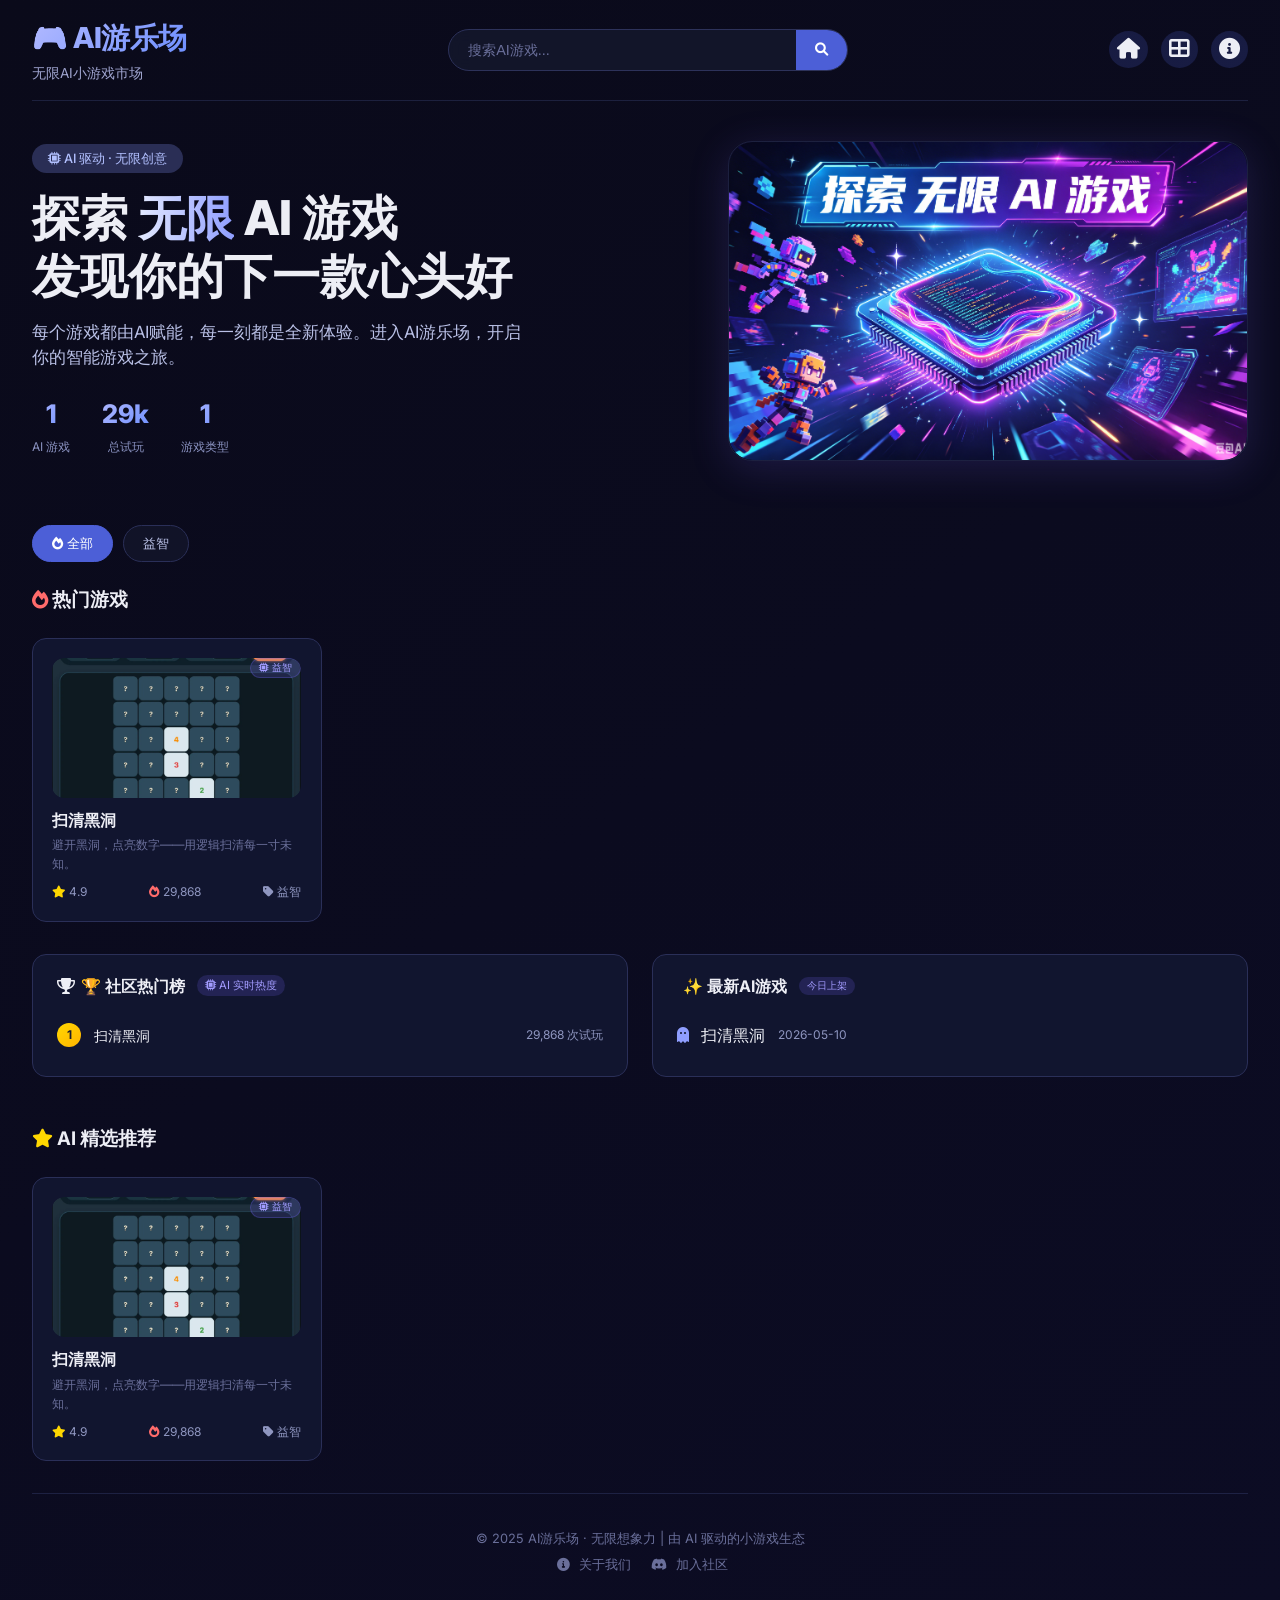
<file: index.html>
<!DOCTYPE html>
<html lang="zh-CN">
<head>
  <meta charset="UTF-8">
  <meta name="viewport" content="width=device-width, initial-scale=1.0, user-scalable=yes">
  <title>🎮 AI游乐场 · 无限AI小游戏市场</title>
  <link href="https://fonts.googleapis.com/css2?family=Inter:opsz,wght@14..32,300;14..32,400;14..32,500;14..32,600;14..32,700;14..32,800&display=swap" rel="stylesheet">
  <link rel="stylesheet" href="https://cdnjs.cloudflare.com/ajax/libs/font-awesome/6.0.0-beta3/css/all.min.css">
  <link rel="stylesheet" href="static/css/style.css">
</head>
<body>
  <div class="container">
    <div id="navbar"></div>

    <!-- Hero 区域 -->
    <section class="hero">
      <div class="hero-text">
        <div class="hero-badge"><i class="fas fa-microchip"></i> AI 驱动 · 无限创意</div>
        <h2>
          探索 <span class="hero-gradient">无限</span> AI 游戏<br>
          发现你的下一款心头好
        </h2>
        <p>每个游戏都由AI赋能，每一刻都是全新体验。进入AI游乐场，开启你的智能游戏之旅。</p>
        <div class="hero-stats" id="heroStats"></div>
      </div>
      <div class="hero-illustration" style="flex: 0 0 520px; border-radius:24px;"><img src="static/images/index_bg.png" alt="AI游乐场" style="width:100%;height:100%;object-fit:cover;border-radius:24px;" /></div>
    </section>

    <!-- 分类芯片 -->
    <div class="cat-chips" id="catChips">
      <a href="games.html" class="cat-chip active"><i class="fas fa-fire"></i> 全部</a>
    </div>

    <!-- 游戏卡片网格 -->
    <h3 style="margin-top:1rem;"><i class="fas fa-fire" style="color:#ff6b6b;"></i> 热门游戏</h3>
    <div class="game-grid" id="gameGrid"></div>

    <!-- 双栏：热门排行 & 最新上线 -->
    <div class="double-col">
      <div class="rank-list">
        <h4><i class="fas fa-trophy"></i> 🏆 社区热门榜 <span class="ai-tag" style="font-size:0.7rem;"><i class="fas fa-microchip"></i> AI 实时热度</span></h4>
        <div id="hotRankList"></div>
      </div>
      <div class="new-list">
        <h4><i class="fas fa-sparkles"></i> ✨ 最新AI游戏 <span class="ai-tag">今日上架</span></h4>
        <div id="newGameList"></div>
      </div>
    </div>

    <!-- AI精选推荐 -->
    <h3 style="margin-top:1rem;"><i class="fas fa-star" style="color:#ffd700;"></i> AI 精选推荐</h3>
    <div class="game-grid" id="recommendGrid"></div>

    <div id="footer"></div>
  </div>

  <script src="static/js/data.js"></script>
  <script src="static/js/app.js"></script>
  <script>
    // ---------- 首页初始化 ----------
    document.addEventListener('DOMContentLoaded', function() {
      renderNavBar('navbar');
      renderFooter('footer');

      const games = getAllGames();
      const hotGames = getHotGames(5);
      const newGames = getNewGames(5);
      const recommended = getRecommendedGames(6);
      const types = getGameTypes();
      const stats = getGameStats();

      // HERO stats
      document.getElementById('heroStats').innerHTML = `
        <div class="hero-stat"><strong>${stats.total_games}</strong><span>AI 游戏</span></div>
        <div class="hero-stat"><strong>${stats.total_plays}</strong><span>总试玩</span></div>
        <div class="hero-stat"><strong>${stats.game_types.length}</strong><span>游戏类型</span></div>
      `;

      // Category chips
      const chipsHtml = '<a href="games.html" class="cat-chip active"><i class="fas fa-fire"></i> 全部</a>' +
        types.map(t => `<a href=\"games.html?type=${encodeURIComponent(t)}" class="cat-chip">${t}</a>`).join('');
      document.getElementById('catChips').innerHTML = chipsHtml;

      // Game grid (first 8 games)
      renderGameCards(games.slice(0, 8), 'gameGrid');

      // Hot rank list
      document.getElementById('hotRankList').innerHTML = hotGames.map((game, index) => `
        <a href="games/${game.id}/index.html" class="rank-item">
          <div class="rank-number">${index + 1}</div>
          <div class="rank-name">${game.game_name}</div>
          <div class="rank-score">${formatNumber(game.play_count)} 次试玩</div>
        </a>
      `).join('');

      // New game list
      document.getElementById('newGameList').innerHTML = newGames.map((game, index) => `
        <a href="games/${game.id}/index.html" class="new-item">
          <span><i class="fas fa-${iconList[index % iconList.length]}"></i> ${game.game_name}</span>
          <span class="rank-score">${game.create_time}</span>
        </a>
      `).join('');

      // Recommended
      renderGameCards(recommended, 'recommendGrid');
    });
  </script>
</body>
</html>
</file>
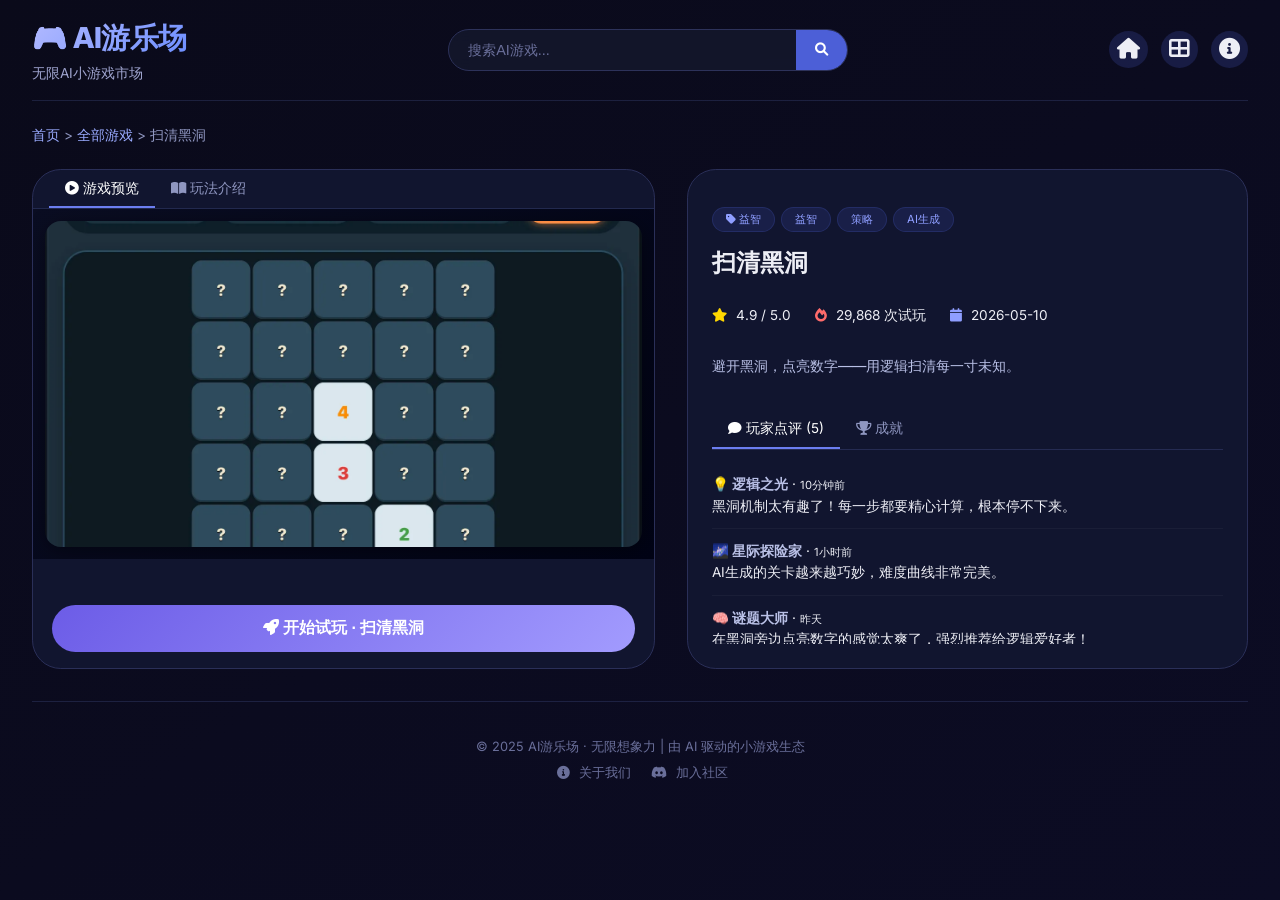
<file: games/15/index.html>
<!DOCTYPE html>
<html lang="zh-CN">

<head>
  <meta charset="UTF-8">
  <meta name="viewport" content="width=device-width, initial-scale=1.0, user-scalable=yes">
  <title>扫清黑洞 · AI游乐场</title>
  <link
    href="https://fonts.googleapis.com/css2?family=Inter:opsz,wght@14..32,300;14..32,400;14..32,500;14..32,600;14..32,700;14..32,800&display=swap"
    rel="stylesheet">
  <link rel="stylesheet" href="https://cdnjs.cloudflare.com/ajax/libs/font-awesome/6.0.0-beta3/css/all.min.css">
  <link rel="stylesheet" href="../../static/css/style.css">
  <style>
    .play-fullscreen {
      position: fixed;
      top: 0;
      left: 0;
      right: 0;
      bottom: 0;
      z-index: 9999;
      background: #0a0a1a;
      display: flex;
      flex-direction: column;
    }

    .play-header {
      display: flex;
      align-items: center;
      gap: 1rem;
      padding: 0.8rem 1.5rem;
      background: #0c0c24;
      border-bottom: 1px solid rgba(100, 120, 200, 0.2);
      flex-shrink: 0;
    }

    .btn-back {
      background: rgba(76, 95, 215, 0.2);
      border: 1px solid rgba(100, 120, 200, 0.3);
      padding: 0.4rem 1rem;
      border-radius: 30px;
      color: #d0d6ff;
      cursor: pointer;
      font-size: 0.85rem;
      transition: all 0.25s;
    }

    .btn-back:hover {
      background: #4c5fd7;
      color: white;
    }

    .play-title {
      flex: 1;
      font-weight: 600;
      font-size: 1rem;
      color: #edeef5;
    }

    .play-badge {
      font-size: 0.75rem;
      color: #8f9eff;
      background: rgba(143, 158, 255, 0.1);
      padding: 0.2rem 0.8rem;
      border-radius: 30px;
    }

    .game-iframe {
      flex: 1;
      width: 100%;
      border: none;
      background: #0a0a1a;
    }

    @media (max-width: 768px) {
      .play-header {
        padding: 0.5rem 1rem;
        flex-wrap: wrap;
      }

      .play-title {
        font-size: 0.9rem;
        order: 3;
        flex-basis: 100%;
      }
    }

    .game-preview {
      display: flex;
      flex-direction: column;
      max-height: 500px;
    }

    .preview-content {
      flex: 1;
      min-height: 0;
    }

    .info-panel {
      max-height: 500px;
      display: flex;
      flex-direction: column;
    }

    .info-panel .tab-content {
      overflow: hidden;
      min-height: 0;
    }

    .info-panel .tab-content.active {
      display: flex;
      flex-direction: column;
      flex: 1;
      min-height: 0;
    }

    #commentsList {
      flex: 1;
      min-height: 0;
      overflow-y: auto;
    }

    #tab-achievements {
      overflow-y: auto;
    }

    .preview-content::-webkit-scrollbar,
    #commentsList::-webkit-scrollbar,
    #tab-achievements::-webkit-scrollbar {
      width: 4px;
    }

    .preview-content::-webkit-scrollbar-track,
    #commentsList::-webkit-scrollbar-track,
    #tab-achievements::-webkit-scrollbar-track {
      background: transparent;
    }

    .preview-content::-webkit-scrollbar-thumb,
    #commentsList::-webkit-scrollbar-thumb,
    #tab-achievements::-webkit-scrollbar-thumb {
      background: #3d4470;
      border-radius: 4px;
    }

    .intro-body {
      padding: 1.2rem;
    }

    .intro-block {
      margin-bottom: 1rem;
    }

    .intro-block:last-child {
      margin-bottom: 0;
    }

    .intro-title {
      font-size: 0.85rem;
      font-weight: 700;
      color: var(--accent-2, #8f9eff);
      margin-bottom: 0.3rem;
      padding-left: 0.5rem;
      border-left: 3px solid var(--accent-1, #6c5ce7);
    }

    .intro-text {
      font-size: 0.82rem;
      line-height: 1.7;
      color: var(--text-secondary, #b9c0e6);
      padding-left: 0.5rem;
      white-space: pre-wrap;
    }
  </style>
</head>

<body>
  <div id="playFullscreen" class="play-fullscreen" style="display:none;">
    <div class="play-header">
      <button class="btn-back" id="backBtn"><i class="fas fa-arrow-left"></i> 返回详情</button>
      <span class="play-title">扫清黑洞</span>
      <span class="play-badge"><i class="fas fa-microchip"></i> 试玩中</span>
    </div>
    <iframe id="gameIframe" class="game-iframe" allowfullscreen></iframe>
  </div>

  <div class="container">
    <div id="navbar"></div>

    <div class="breadcrumb">
      <a href="../../index.html">首页</a> &gt;
      <a href="../../games.html">全部游戏</a> &gt;
      <span>扫清黑洞</span>
    </div>

    <div class="detail-main">
      <div class="game-preview">
        <div class="tab-bar" style="margin:0;padding:0 1rem;border-bottom:1px solid var(--border-color);">
          <div class="tab-item active" id="tabPreviewPlay"><i class="fas fa-play-circle"></i> 游戏预览</div>
          <div class="tab-item" id="tabPreviewIntro"><i class="fas fa-book-open"></i> 玩法介绍</div>
        </div>
        <div class="preview-content">
          <div id="previewPlay">
            <div class="preview-window">
              <img src="game.png" alt="扫清黑洞" />
            </div>
          </div>
          <div id="previewIntro" style="display:none;">
            <div class="intro-body" id="introBody"></div>
          </div>
        </div>
        <div class="start-btn-area">
          <button class="start-btn" id="playBtn"><i class="fas fa-rocket"></i> 开始试玩 · 扫清黑洞</button>
        </div>
      </div>

      <div class="info-panel">
        <div class="info-tags">
          <span class="info-tag"><i class="fas fa-tag"></i> 益智</span>
          <span class="info-tag">益智</span><span class="info-tag">策略</span><span class="info-tag">AI生成</span>
        </div>
        <h2>扫清黑洞</h2>
        <div class="info-stats">
          <span><i class="fas fa-star" style="color:#ffd700;"></i> 4.9 / 5.0</span>
          <span><i class="fas fa-fire" style="color:#ff6b6b;"></i> <span id="playCount">29,868</span> 次试玩</span>
          <span><i class="fas fa-calendar"></i> 2026-05-10</span>
        </div>
        <p style="color:#b9c0e6;font-size:0.9rem;line-height:1.7;margin:0.8rem 0;">避开黑洞，点亮数字——用逻辑扫清每一寸未知。</p>

        <div class="tab-bar">
          <div class="tab-item active" id="tabInfoComments"><i class="fas fa-comment"></i> 玩家点评 <span
              id="commentCount">(5)</span></div>
          <div class="tab-item" id="tabInfoAch"><i class="fas fa-trophy"></i> 成就</div>
        </div>

        <div id="tab-comments" class="tab-content active">
          <div id="commentsList">
            <div class="comment-item">
              <strong>💡 逻辑之光</strong> · <span style="font-size:0.7rem;">10分钟前</span><br>
              黑洞机制太有趣了！每一步都要精心计算，根本停不下来。
            </div>
            <div class="comment-item">
              <strong>🌌 星际探险家</strong> · <span style="font-size:0.7rem;">1小时前</span><br>
              AI生成的关卡越来越巧妙，难度曲线非常完美。
            </div>
            <div class="comment-item">
              <strong>🧠 谜题大师</strong> · <span style="font-size:0.7rem;">昨天</span><br>
              在黑洞旁边点亮数字的感觉太爽了，强烈推荐给逻辑爱好者！
            </div>
            <div class="comment-item">
              <strong>✨ 星辰之光</strong> · <span style="font-size:0.7rem;">2天前</span><br>
              画面特效很酷，黑洞吞噬方块时的动画做得太精致了。
            </div>
            <div class="comment-item">
              <strong>🎯 挑战达人</strong> · <span style="font-size:0.7rem;">4天前</span><br>
              高难度模式下的谜题设计非常精妙，能玩一整天！
            </div>
          </div>
          <div class="comment-input-area" style="display:none;">
            <input type="text" class="comment-input" id="commentInput" placeholder="写下你的想法..."
              onkeydown="if(event.key==='Enter')submitComment()" />
            <button class="comment-submit" id="submitCommentBtn"><i class="fas fa-paper-plane"></i></button>
          </div>
        </div>

        <div id="tab-achievements" class="tab-content">
          <div class="achievement-item">
            <span class="ach-icon">💡</span>
            <div>
              <strong>初识黑洞</strong><br>
              <span style="font-size:0.75rem;color:#6a6f9a;">完成第一关</span>
            </div>
          </div>
          <div class="achievement-item">
            <span class="ach-icon">🌌</span>
            <div>
              <strong>星际旅者</strong><br>
              <span style="font-size:0.75rem;color:#6a6f9a;">通过 10 个 AI 生成的关卡</span>
            </div>
          </div>
          <div class="achievement-item">
            <span class="ach-icon">👑</span>
            <div>
              <strong>黑洞克星</strong><br>
              <span style="font-size:0.75rem;color:#6a6f9a;">累计扫清 50 个黑洞</span>
            </div>
          </div>
          <div class="achievement-item">
            <span class="ach-icon">✨</span>
            <div>
              <strong>无尽挑战</strong><br>
              <span style="font-size:0.75rem;color:#6a6f9a;">在无尽模式下得分超过 10000</span>
            </div>
          </div>
        </div>
      </div>
    </div>

    <h3 style="margin-top:2rem;display:none;"><i class="fas fa-star" style="color:#ffd700;"></i> 更多推荐</h3>
    <div class="game-grid" id="recommendGrid" style="display:none;"></div>

    <div id="footer"></div>
  </div>

  <script src="../../static/js/data.js"></script>
  <script src="../../static/js/app.js"></script>
  <script>
    const GAME_ID = 15;
    const FILENAME = '15';
    const GAME_DATA = getGameById(GAME_ID);

    // ── Intro sections ──
    const INTRO_SECTIONS = "扫清黑洞 玩法说明\n\n游戏规则\n在网格中找出所有安全的格子，避开每一个隐藏的黑洞。点击格子揭开数字，数字代表周围8格中的黑洞数量。通过逻辑推理标记黑洞位置，直到所有非黑洞格子被安全翻开。\n\n游戏目标\n在有限步数内推理出所有安全格，避免触发任何黑洞，完成棋盘清理。\n\n游戏结束\n触碰到黑洞即失败，游戏结束。成功翻开所有非黑洞格子则获胜。如果棋盘下满仍未分出胜负？不，此游戏无平局。\n\n特色\n🎮 首次点击绝对安全，系统智能迁移黑洞\n🔊 动态音效反馈：点击、胜利、失败各有不同\n⚙️ 可自定义棋盘大小（5x5至20x20）与黑洞数量\n⏱️ 计时器与剩余黑洞计数器，挑战最快解谜\n\n小技巧\n利用数字逐层推理，优先翻开数字0的区域可以快速展开大片安全区。不要盲目猜测，当推理陷入僵局时，尝试从边界或数字密集区寻找突破口。";

    function parseIntoSections(text) {
      if (!text) return [];
      const sections = [];
      const lines = text.split('\\n');
      let current = { title: '', body: '' };
      for (const line of lines) {
        const t = line.trim();
        if (!t) continue;
        if (t.endsWith('说明') || t.endsWith('规则') || t.endsWith('目标') || t.endsWith('结束') || t.endsWith('特色') || t.endsWith('技巧') || t.endsWith('提示') || t === '游戏规则' || t === '游戏目标' || t === '游戏结束' || t === '出牌规则') {
          if (current.title) sections.push(current);
          current = { title: t, body: '' };
        } else {
          current.body += t + '\\n';
        }
      }
      if (current.title) sections.push(current);
      return sections.length > 0 ? sections : [{ title: '介绍', body: text }];
    }

    function renderIntro() {
      const sections = parseIntoSections(INTRO_SECTIONS);
      const container = document.getElementById('introBody');
      if (!container) return;
      container.innerHTML = sections.map(s =>
        '<div class="intro-block">' +
        '<h4 class="intro-title">' + s.title + '</h4>' +
        '<div class="intro-text">' + s.body.replace(/\\n/g, '<br>') + '</div>' +
        '</div>'
      ).join('');
    }

    let comments = [{ "id": 49, "game_id": 15, "user_id": 0, "username": "💡 逻辑之光", "avatar": "", "content": "黑洞机制太有趣了！每一步都要精心计算，根本停不下来。", "created_at": "10分钟前" }, { "id": 50, "game_id": 15, "user_id": 0, "username": "🌌 星际探险家", "avatar": "", "content": "AI生成的关卡越来越巧妙，难度曲线非常完美。", "created_at": "1小时前" }, { "id": 51, "game_id": 15, "user_id": 0, "username": "🧠 谜题大师", "avatar": "", "content": "在黑洞旁边点亮数字的感觉太爽了，强烈推荐给逻辑爱好者！", "created_at": "昨天" }, { "id": 52, "game_id": 15, "user_id": 0, "username": "✨ 星辰之光", "avatar": "", "content": "画面特效很酷，黑洞吞噬方块时的动画做得太精致了。", "created_at": "2天前" }, { "id": 53, "game_id": 15, "user_id": 0, "username": "🎯 挑战达人", "avatar": "", "content": "高难度模式下的谜题设计非常精妙，能玩一整天！", "created_at": "4天前" }];
    let achievements = [{ "id": 57, "game_id": 15, "user_id": 0, "icon": "💡", "name": "初识黑洞", "description": "完成第一关" }, { "id": 58, "game_id": 15, "user_id": 0, "icon": "🌌", "name": "星际旅者", "description": "通过 10 个 AI 生成的关卡" }, { "id": 59, "game_id": 15, "user_id": 0, "icon": "👑", "name": "黑洞克星", "description": "累计扫清 50 个黑洞" }, { "id": 60, "game_id": 15, "user_id": 0, "icon": "✨", "name": "无尽挑战", "description": "在无尽模式下得分超过 10000" }];
    let recommended = [{ "id": 1, "game_name": "🧩 量子拼图", "game_cover": "", "game_star": 4.8, "game_type": "益智", "create_time": "2024-11-15", "play_count": 15234, "game_tag": ["脑力", "逻辑", "AI生成"], "description": "由AI动态生成的无限拼图，每一局都独一无二。量子算法确保难度智能匹配你的水平！", "game_file": "1", "game_intro": "🧩 玩法说明\n\n游戏规则\n每个拼图由9个方块组成，其中一个是空位。点击与空位相邻的方块，即可将其移动到空位。通过反复移动，将所有方块按顺序排列即为通关。\n\n游戏目标\n将打乱的方块按编号顺序还原，完成拼图。AI会根据你的完成时间给出评分（1-5星）。\n\n游戏结束\n当所有方块按顺序排列完成时，游戏结束并显示你的成绩。点击「打乱重来」即可开始新的一局。\n\n特色\n🧩 AI 动态生成布局，每局不同\n🎯 计时挑战，考验你的速度\n🧠 难度自适应，AI 根据你的水平调整\n\n小技巧\n先还原第一行和第一列，再处理剩下的部分，这样可以大大降低拼图难度。" }, { "id": 2, "game_name": "🎨 神笔马良AI", "game_cover": "", "game_star": 4.9, "game_type": "创意", "create_time": "2024-12-01", "play_count": 28341, "game_tag": ["绘画", "AI创作", "想象力"], "description": "用文字描述你的想象，AI实时生成游戏世界。你的创意就是游戏的主角！", "game_file": null, "game_intro": "🎨 玩法说明\n\n游戏规则\n在输入框中用文字描述你想要的画面，AI 会实时将你的描述转化为画作。你可以调整风格、色彩和细节，AI 会根据你的反馈不断优化作品。\n\n游戏目标\n发挥想象力，创作出最惊艳的 AI 画作。收集不同风格的作品，打造属于你自己的画廊。\n\n特色\n🎨 支持多种艺术风格（水彩、油画、像素风等）\n🖌️ 实时生成，所见即所得\n🌈 可迭代修改，AI 理解你的想法\n\n小技巧\n描述越具体，AI 生成的效果越精准。尝试加入光线、视角、氛围等关键词，让你的画作更出彩！" }, { "id": 3, "game_name": "🤖 代码大冒险", "game_cover": "", "game_star": 4.7, "game_type": "教育", "create_time": "2024-10-20", "play_count": 9876, "game_tag": ["编程", "学习", "AI导师"], "description": "AI导师陪你一起写代码闯关，从Python到AI算法，边玩边学！", "game_file": null, "game_intro": "🤖 玩法说明\n\n游戏规则\n每一关都是一个编程挑战，你需要编写代码来解决问题。AI 导师会实时检查你的代码，给出提示和反馈。完成任务即可解锁下一关。\n\n游戏目标\n从零基础开始，逐步掌握编程基础知识，最终能够独立解决复杂的算法问题。\n\n特色\n💻 AI 导师实时辅导，耐心解答\n🐍 从 Python 基础到 AI 算法，循序渐进\n🏆 每关都有星级评价，挑战满分\n\n小技巧\n遇到困难时，先尝试自己思考，实在不行再向 AI 导师求助。独立解决问题是学习编程最好的方式！" }, { "id": 4, "game_name": "🌌 星际漫游者", "game_cover": "", "game_star": 4.6, "game_type": "冒险", "create_time": "2024-09-10", "play_count": 21567, "game_tag": ["探索", "宇宙", "AI剧情"], "description": "AI驱动的无限宇宙探索游戏。每个星球都有独特的生态系统和故事等待发现！", "game_file": null, "game_intro": "🌌 玩法说明\n\n游戏规则\n驾驶你的星际飞船探索未知星系。每到达一个新星球，你都可以探索其独特的生态环境、与外星生物互动、收集资源和线索。\n\n游戏目标\n探索尽可能多的星球，完成每个星球上的任务，解锁宇宙的奥秘。\n\n特色\n🚀 无限生成的宇宙，每次探索都是全新的\n🌍 每个星球都有独特的生态系统和故事\n📖 AI 驱动的分支剧情，你的选择影响故事走向\n\n小技巧\n留意每个星球上的线索，它们可能会指引你发现隐藏的稀有星球和宝藏！" }];

    document.addEventListener('DOMContentLoaded', function () {
      renderNavBar('navbar');
      renderFooter('footer');
      renderGameCards(recommended, 'recommendGrid');
      renderIntro();

      // ── 按钮事件绑定 ──
      document.getElementById('playBtn')?.addEventListener('click', handlePlay);
      document.getElementById('backBtn')?.addEventListener('click', exitPlay);
      document.getElementById('tabPreviewPlay')?.addEventListener('click', function () { switchPreviewTab('play'); });
      document.getElementById('tabPreviewIntro')?.addEventListener('click', function () { switchPreviewTab('intro'); });
      document.getElementById('tabInfoComments')?.addEventListener('click', function () { switchInfoTab('comments'); });
      document.getElementById('tabInfoAch')?.addEventListener('click', function () { switchInfoTab('achievements'); });
      document.getElementById('submitCommentBtn')?.addEventListener('click', submitComment);
    });

    function switchPreviewTab(tab) {
      document.querySelectorAll('.game-preview .tab-item').forEach(t => t.classList.remove('active'));
      var items = document.querySelectorAll('.game-preview .tab-item');
      for (var i = 0; i < items.length; i++) {
        if (items[i].textContent.includes(tab === 'play' ? '游戏预览' : '玩法介绍')) {
          items[i].classList.add('active');
        }
      }
      document.getElementById('previewPlay').style.display = tab === 'play' ? '' : 'none';
      document.getElementById('previewIntro').style.display = tab === 'intro' ? '' : 'none';
    }

    function switchInfoTab(tab) {
      document.querySelectorAll('.info-panel .tab-item').forEach(t => t.classList.remove('active'));
      var items = document.querySelectorAll('.info-panel .tab-item');
      for (var i = 0; i < items.length; i++) {
        if (items[i].textContent.includes(tab === 'comments' ? '玩家点评' : '成就')) {
          items[i].classList.add('active');
        }
      }
      document.querySelectorAll('.info-panel .tab-content').forEach(c => c.classList.remove('active'));
      var el = document.getElementById('tab-' + tab);
      if (el) el.classList.add('active');
    }

    function handlePlay() {
      if (!FILENAME) {
        alert('🎮 该游戏正在AI工坊中打磨，即将上线，敬请期待！');
        return;
      }
      var iframe = document.getElementById('gameIframe');
      iframe.src = 'game.html';
      document.getElementById('playFullscreen').style.display = 'flex';
    }

    function exitPlay() {
      document.getElementById('playFullscreen').style.display = 'none';
      document.getElementById('gameIframe').src = '';
    }


    function submitComment() {
      var input = document.getElementById('commentInput');
      var text = input.value.trim();
      if (!text) { alert('请输入评论内容'); return; }

      var newComment = {
        id: nextCommentId++,
        game_id: GAME_ID,
        user_id: 0,
        username: '🧑‍🚀 访客用户',
        avatar: '',
        content: text,
        created_at: '刚刚'
      };
      comments.unshift(newComment);

      var list = document.getElementById('commentsList');
      var newItem = document.createElement('div');
      newItem.className = 'comment-item';
      newItem.innerHTML = '<strong>' + newComment.username + '</strong> · <span style="font-size:0.7rem;">刚刚</span><br>' + newComment.content;
      list.insertBefore(newItem, list.firstChild);

      var countEl = document.getElementById('commentCount');
      if (countEl) countEl.textContent = '(' + comments.length + ')';
      input.value = '';
    }
  </script>
</body>

</html>
</file>
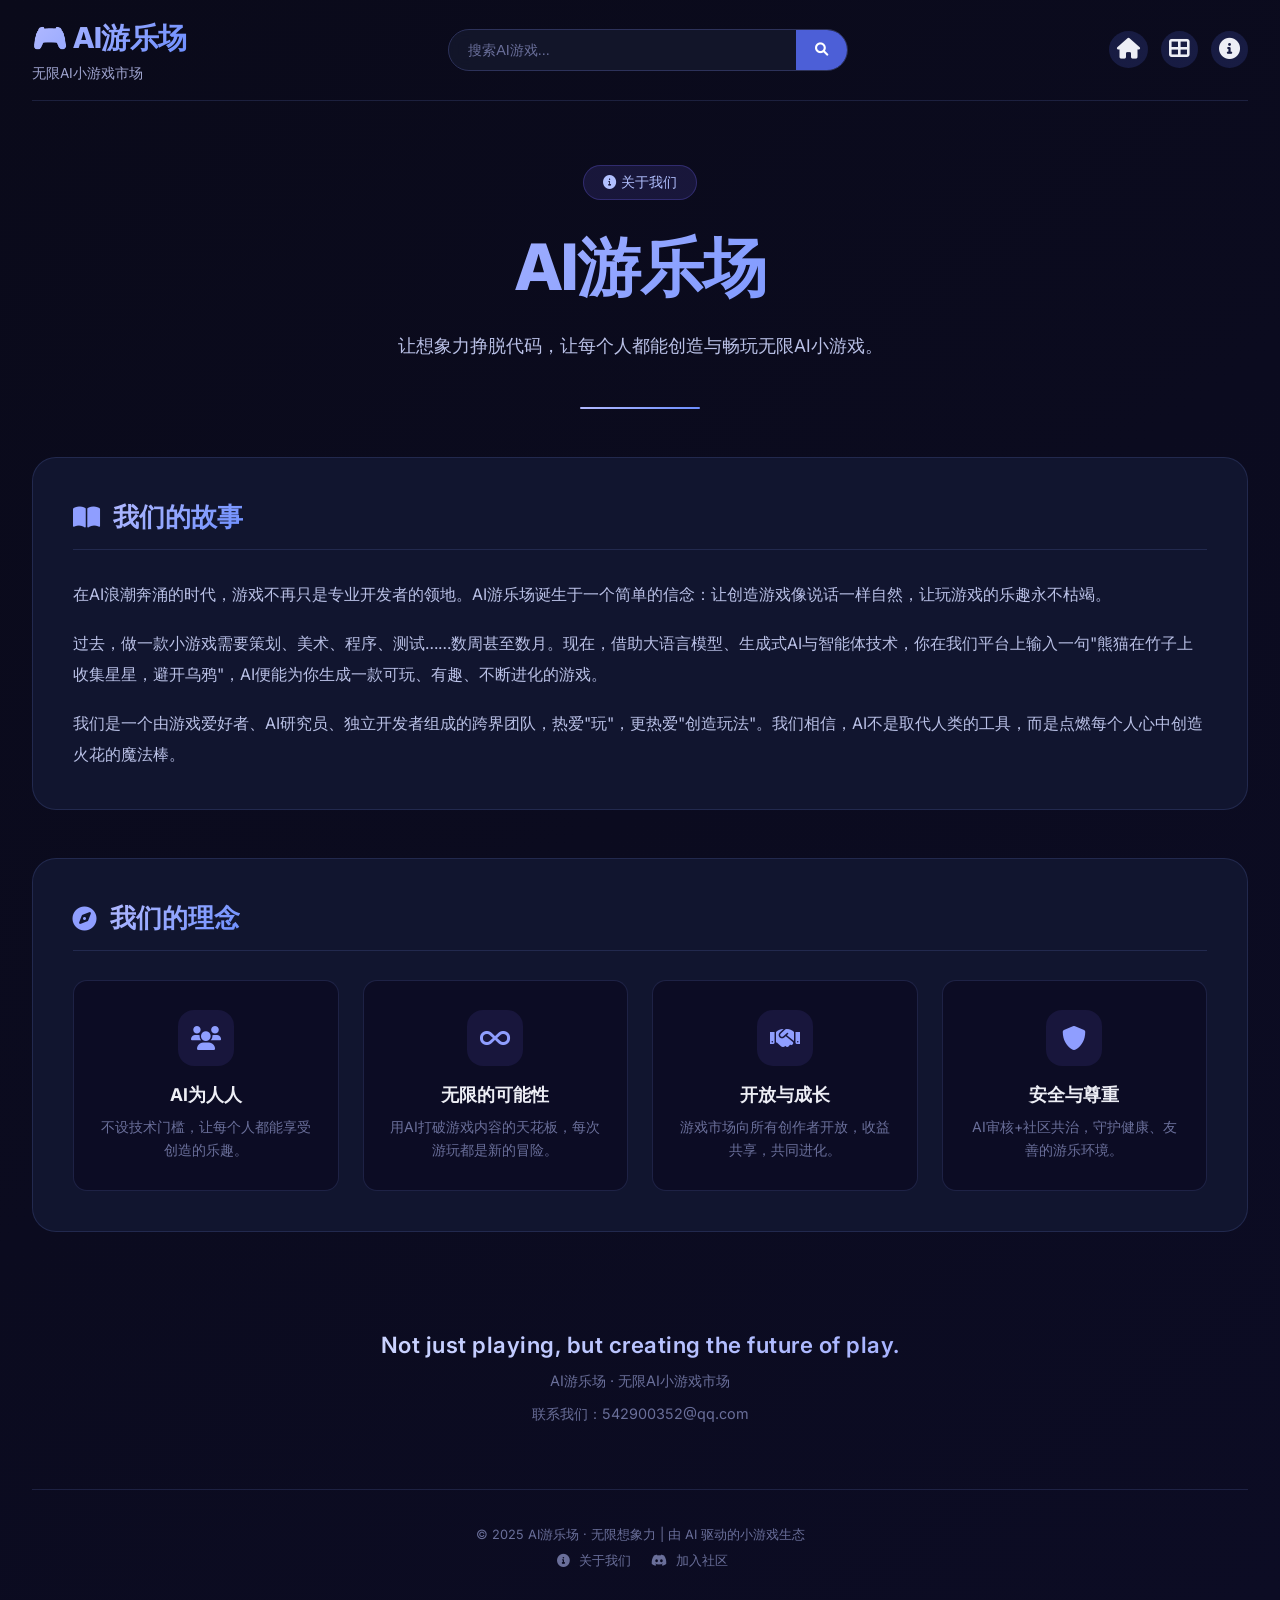
<file: about.html>
<!DOCTYPE html>
<html lang="zh-CN">

<head>
  <meta charset="UTF-8">
  <meta name="viewport" content="width=device-width, initial-scale=1.0, user-scalable=yes">
  <title>关于我们 · AI游乐场</title>
  <link
    href="https://fonts.googleapis.com/css2?family=Inter:opsz,wght@14..32,300;14..32,400;14..32,500;14..32,600;14..32,700;14..32,800&display=swap"
    rel="stylesheet">
  <link rel="stylesheet" href="https://cdnjs.cloudflare.com/ajax/libs/font-awesome/6.0.0-beta3/css/all.min.css">
  <link rel="stylesheet" href="static/css/style.css">
</head>

<body>
  <div class="container">
    <div id="navbar"></div>

    <section class="about-hero">
      <div class="about-hero-content">
        <div class="about-badge"><i class="fas fa-info-circle"></i> 关于我们</div>
        <h1>AI游乐场</h1>
        <p class="about-subtitle">让想象力挣脱代码，让每个人都能创造与畅玩无限AI小游戏。</p>
      </div>
    </section>

    <section class="about-section">
      <div class="section-header">
        <i class="fas fa-book-open"></i>
        <h2>我们的故事</h2>
      </div>
      <div class="about-story">
        <p>在AI浪潮奔涌的时代，游戏不再只是专业开发者的领地。AI游乐场诞生于一个简单的信念：让创造游戏像说话一样自然，让玩游戏的乐趣永不枯竭。</p>
        <p>过去，做一款小游戏需要策划、美术、程序、测试……数周甚至数月。现在，借助大语言模型、生成式AI与智能体技术，你在我们平台上输入一句"熊猫在竹子上收集星星，避开乌鸦"，AI便能为你生成一款可玩、有趣、不断进化的游戏。
        </p>
        <p>我们是一个由游戏爱好者、AI研究员、独立开发者组成的跨界团队，热爱"玩"，更热爱"创造玩法"。我们相信，AI不是取代人类的工具，而是点燃每个人心中创造火花的魔法棒。</p>
      </div>
    </section>

    <section class="about-section">
      <div class="section-header">
        <i class="fas fa-compass"></i>
        <h2>我们的理念</h2>
      </div>
      <div class="philosophy-grid">
        <div class="philosophy-card">
          <div class="phil-icon"><i class="fas fa-users"></i></div>
          <h3>AI为人人</h3>
          <p>不设技术门槛，让每个人都能享受创造的乐趣。</p>
        </div>
        <div class="philosophy-card">
          <div class="phil-icon"><i class="fas fa-infinity"></i></div>
          <h3>无限的可能性</h3>
          <p>用AI打破游戏内容的天花板，每次游玩都是新的冒险。</p>
        </div>
        <div class="philosophy-card">
          <div class="phil-icon"><i class="fas fa-handshake"></i></div>
          <h3>开放与成长</h3>
          <p>游戏市场向所有创作者开放，收益共享，共同进化。</p>
        </div>
        <div class="philosophy-card">
          <div class="phil-icon"><i class="fas fa-shield-alt"></i></div>
          <h3>安全与尊重</h3>
          <p>AI审核+社区共治，守护健康、友善的游乐环境。</p>
        </div>
      </div>
    </section>

    <section class="about-footer-quote">
      <p class="quote-text">Not just playing, but creating the future of play.</p>
      <p class="quote-sub">AI游乐场 · 无限AI小游戏市场</p>
      <p class="quote-sub" style="padding-top:12px;">联系我们：542900352@qq.com</p>
    </section>

    <div id="footer"></div>
  </div>

  <script src="static/js/data.js"></script>
  <script src="static/js/app.js"></script>
  <script>
    document.addEventListener('DOMContentLoaded', function () {
      renderNavBar('navbar');
      renderFooter('footer');
    });
  </script>
</body>

</html>
</file>
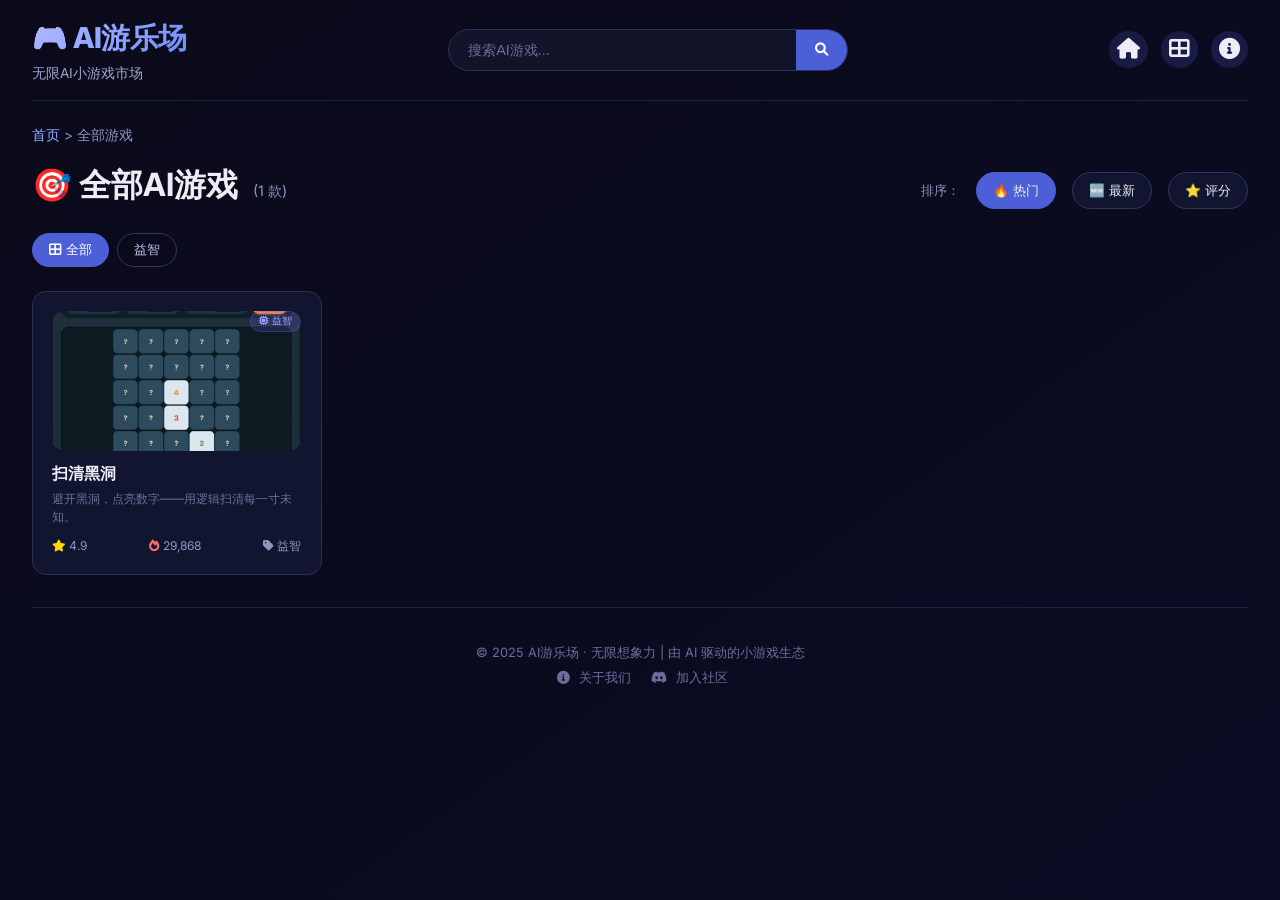
<file: games.html>
<!DOCTYPE html>
<html lang="zh-CN">
<head>
  <meta charset="UTF-8">
  <meta name="viewport" content="width=device-width, initial-scale=1.0, user-scalable=yes">
  <title>全部游戏 · AI游乐场</title>
  <link href="https://fonts.googleapis.com/css2?family=Inter:opsz,wght@14..32,300;14..32,400;14..32,500;14..32,600;14..32,700;14..32,800&display=swap" rel="stylesheet">
  <link rel="stylesheet" href="https://cdnjs.cloudflare.com/ajax/libs/font-awesome/6.0.0-beta3/css/all.min.css">
  <link rel="stylesheet" href="static/css/style.css">
  <style>
    .sort-select.active-btn { background: #4c5fd7; border-color: #4c5fd7; }
  </style>
</head>
<body>
  <div class="container">
    <div id="navbar"></div>

    <!-- 面包屑 -->
    <div class="breadcrumb" id="breadcrumb"></div>

    <!-- 页面标题 + 排序 -->
    <div class="page-header">
      <h2 id="pageTitle">🎯 全部AI游戏</h2>
      <div class="filter-sort">
        <span style="font-size:0.8rem;color:#8f96c0;">排序：</span>
        <a href="#" class="sort-select" data-sort="hot" onclick="setSort('hot');return false;">🔥 热门</a>
        <a href="#" class="sort-select" data-sort="new" onclick="setSort('new');return false;">🆕 最新</a>
        <a href="#" class="sort-select" data-sort="star" onclick="setSort('star');return false;">⭐ 评分</a>
      </div>
    </div>

    <!-- 筛选芯片 -->
    <div class="filter-chips" id="filterChips"></div>

    <!-- 游戏网格 -->
    <div class="game-grid" id="gameGrid"></div>
    <div id="emptyState" style="display:none;">
      <div class="empty-state">
        <div class="empty-icon">🔍</div>
        <p>没有找到匹配的游戏，试试其他关键词或分类</p>
        <br>
        <a href="games.html" class="btn-outline-light" style="display:inline-block;">查看全部游戏</a>
      </div>
    </div>

    <!-- 分页 -->
    <div class="pagination" id="pagination"></div>

    <div id="footer"></div>
  </div>

  <script src="static/js/data.js"></script>
  <script src="static/js/app.js"></script>
  <script>
    const PAGE_SIZE = 12;
    let currentType = '';
    let currentSort = 'hot';
    let currentSearch = '';
    let currentPage = 1;

    function loadGames() {
      const params = new URLSearchParams(window.location.search);
      currentSearch = params.get('search') || '';
      currentType = params.get('type') || '';
      currentSort = params.get('sort') || 'hot';
      currentPage = parseInt(params.get('page')) || 1;

      // Title
      const titleEl = document.getElementById('pageTitle');
      if (currentSearch) {
        titleEl.innerHTML = '🔍 搜索 "' + currentSearch + '"';
      } else if (currentType) {
        titleEl.innerHTML = currentType + ' 游戏';
      } else {
        titleEl.innerHTML = '🎯 全部AI游戏';
      }

      // Breadcrumb
      renderBreadcrumb([
        { label: '首页', link: '/' },
        { label: '全部游戏', link: 'games.html' }
      ], 'breadcrumb');

      // Filter data
      let filteredGames;
      if (currentSearch) {
        filteredGames = searchGames(currentSearch);
      } else if (currentType) {
        filteredGames = getGamesByType(currentType);
      } else {
        filteredGames = getAllGames();
      }

      // Sort
      if (currentSort === 'new') {
        filteredGames.sort((a, b) => (b.create_time || '').localeCompare(a.create_time || ''));
      } else if (currentSort === 'star') {
        filteredGames.sort((a, b) => (b.game_star || 0) - (a.game_star || 0));
      } else {
        filteredGames.sort((a, b) => (b.play_count || 0) - (a.play_count || 0));
      }

      // Update title count
      const total = filteredGames.length;
      const titleText = titleEl.textContent;
      if (!titleText.includes('(')) {
        titleEl.innerHTML = titleEl.innerHTML + ' <span style="font-size:0.9rem;font-weight:400;color:#8f96c0;margin-left:0.5rem;">(' + total + ' 款)</span>';
      } else {
        titleEl.innerHTML = titleEl.innerHTML.replace(/\(\d+ 款\)/, '(' + total + ' 款)');
      }

      // Pagination
      const totalPages = Math.max(1, Math.ceil(total / PAGE_SIZE));
      currentPage = Math.max(1, Math.min(currentPage, totalPages));
      const start = (currentPage - 1) * PAGE_SIZE;
      const end = start + PAGE_SIZE;
      const pageGames = filteredGames.slice(start, end);

      // Render
      const grid = document.getElementById('gameGrid');
      const empty = document.getElementById('emptyState');
      if (pageGames.length > 0) {
        grid.style.display = '';
        empty.style.display = 'none';
        renderGameCards(pageGames, 'gameGrid');
      } else {
        grid.style.display = 'none';
        empty.style.display = '';
      }

      // Pagination
      const pagEl = document.getElementById('pagination');
      if (totalPages > 1) {
        let phtml = '';
        for (let p = 1; p <= totalPages; p++) {
          const q = buildQuery({ page: p });
          phtml += '<a href="games.html?' + q + '" class="page-btn' + (p === currentPage ? ' active' : '') + '">' + p + '</a>';
        }
        pagEl.innerHTML = phtml;
        pagEl.style.display = '';
      } else {
        pagEl.style.display = 'none';
      }

      // Sort buttons
      document.querySelectorAll('.sort-select').forEach(el => {
        el.classList.toggle('active-btn', el.dataset.sort === currentSort);
      });

      // Filter chips
      renderFilterChips();

      // Window title
      document.title = '全部游戏 · AI游乐场' + (currentType ? ' - ' + currentType : '');
    }

    function renderFilterChips() {
      const types = getGameTypes();
      let html = '<a href="games.html" class="filter-chip' + (!currentType && !currentSearch ? ' active' : '') + '"><i class="fas fa-th-large"></i> 全部</a>';
      types.forEach(t => {
        const q = buildQuery({ type: t, page: 1 });
        html += '<a href="games.html?' + q + '" class="filter-chip' + (currentType === t ? ' active' : '') + '">' + t + '</a>';
      });
      document.getElementById('filterChips').innerHTML = html;
    }

    function buildQuery(overrides) {
      const params = {};
      if (currentSearch) params.search = currentSearch;
      if (currentType && !overrides.type) params.type = currentType;
      if (currentSort && !overrides.sort) params.sort = currentSort;
      if (currentPage && !overrides.page) params.page = currentPage;
      Object.assign(params, overrides);
      for (const k in params) {
        if (!params[k]) delete params[k];
      }
      return new URLSearchParams(params).toString();
    }

    function setSort(sort) {
      const q = buildQuery({ sort: sort, page: 1, type: currentType || undefined });
      window.location.href = 'games.html?' + q;
    }

    document.addEventListener('DOMContentLoaded', function() {
      renderNavBar('navbar');
      renderFooter('footer');
      loadGames();
    });
  </script>
</body>
</html>
</file>
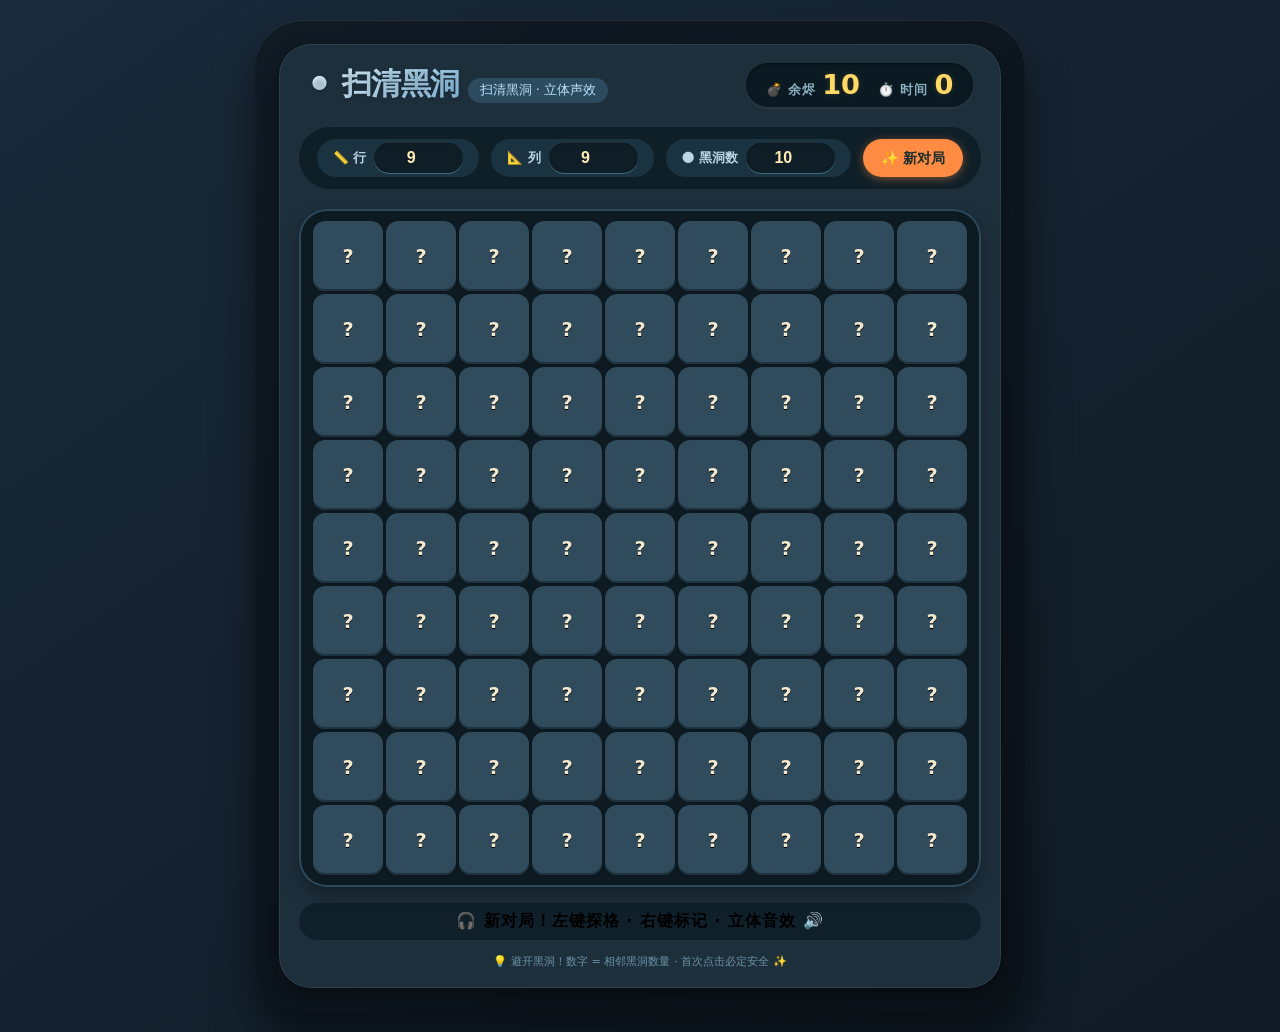
<file: games/15/game.html>
<!DOCTYPE html>
<html lang="zh-CN">

<head>
  <meta charset="UTF-8">
  <meta name="viewport" content="width=device-width, initial-scale=1.0, user-scalable=no, viewport-fit=cover">
  <title>Proxx · 扫清黑洞 | 立体声效 | 逻辑益智游戏</title>
  <style>
    * {
      user-select: none;
      -webkit-tap-highlight-color: transparent;
    }

    body {
      background: linear-gradient(145deg, #1a2a3a 0%, #0f1a24 100%);
      min-height: 100vh;
      display: flex;
      justify-content: center;
      align-items: center;
      font-family: 'Segoe UI', 'Poppins', 'Roboto', system-ui, -apple-system, sans-serif;
      margin: 0;
      padding: 20px;
    }

    /* 游戏面板容器 */
    .game-container {
      background: rgba(0, 0, 0, 0.35);
      backdrop-filter: blur(2px);
      border-radius: 3rem;
      padding: 1.5rem;
      box-shadow: 0 25px 40px rgba(0, 0, 0, 0.5), inset 0 1px 1px rgba(255, 255, 255, 0.1);
    }

    .proxx-card {
      background: #1e2f3c;
      border-radius: 2rem;
      padding: 1.2rem;
      box-shadow: inset 0 0 0 1px rgba(255, 255, 255, 0.08), 0 8px 20px rgba(0, 0, 0, 0.4);
    }

    /* 头部信息栏 */
    .game-header {
      display: flex;
      justify-content: space-between;
      align-items: baseline;
      flex-wrap: wrap;
      gap: 12px;
      margin-bottom: 20px;
      padding: 0 8px;
    }

    .title-badge {
      display: flex;
      align-items: baseline;
      gap: 8px;
    }

    h1 {
      font-size: 1.9rem;
      margin: 0;
      background: linear-gradient(135deg, #E6F7FF, #8BC6EC);
      background-clip: text;
      -webkit-background-clip: text;
      color: transparent;
      letter-spacing: -0.5px;
      text-shadow: 0 2px 4px rgba(0, 0, 0, 0.2);
    }

    .sub {
      font-size: 0.8rem;
      background: #2c4b5e;
      padding: 4px 12px;
      border-radius: 40px;
      color: #b9e2ff;
      font-weight: 500;
    }

    .stats-panel {
      display: flex;
      gap: 18px;
      background: #0b1a22;
      padding: 8px 20px;
      border-radius: 60px;
      box-shadow: inset 0 1px 3px rgba(0, 0, 0, 0.5), 0 2px 3px rgba(255, 255, 255, 0.05);
    }

    .stat {
      display: flex;
      align-items: baseline;
      gap: 6px;
      font-weight: bold;
    }

    .stat-label {
      font-size: 0.8rem;
      color: #8aaec0;
      text-transform: uppercase;
      letter-spacing: 1px;
    }

    .stat-value {
      font-size: 1.7rem;
      font-weight: 800;
      color: #ffd966;
      line-height: 1;
      text-shadow: 0 0 5px #ffb34730;
    }

    /* 控制栏 */
    .controls {
      display: flex;
      flex-wrap: wrap;
      justify-content: center;
      gap: 12px;
      margin-bottom: 20px;
      background: #0f1f28;
      padding: 12px 18px;
      border-radius: 60px;
    }

    .ctrl-group {
      display: flex;
      align-items: center;
      gap: 8px;
      background: #1b3340;
      padding: 4px 16px;
      border-radius: 40px;
    }

    .ctrl-group label {
      font-size: 0.8rem;
      font-weight: 600;
      color: #bdd4e2;
    }

    input {
      background: #0f1e26;
      border: none;
      padding: 6px 12px;
      border-radius: 30px;
      color: #ffecb3;
      font-weight: bold;
      width: 65px;
      text-align: center;
      font-size: 1rem;
      outline: none;
      box-shadow: inset 0 1px 2px #00000030, 0 1px 0 #3d6b7e;
    }

    button {
      background: #2f5a6e;
      border: none;
      font-weight: bold;
      padding: 6px 18px;
      border-radius: 40px;
      color: white;
      cursor: pointer;
      font-size: 0.9rem;
      transition: all 0.1s ease;
      box-shadow: 0 2px 5px rgba(0, 0, 0, 0.3);
    }

    button:active {
      transform: scale(0.96);
      background: #1f4457;
    }

    .reset-btn {
      background: #ff8c42;
      color: #1e2f2f;
      box-shadow: 0 2px 8px #ff8c4270;
    }

    /* 棋盘网格 */
    .board {
      display: grid;
      justify-content: center;
      gap: 3px;
      background-color: #0e1a21;
      padding: 12px;
      border-radius: 28px;
      box-shadow: inset 0 0 0 2px #2a4b5e, 0 10px 20px rgba(0, 0, 0, 0.3);
    }

    .cell {
      aspect-ratio: 1 / 1;
      background: #2f4b5c;
      border-radius: 12px;
      display: flex;
      align-items: center;
      justify-content: center;
      font-weight: 800;
      font-size: 1.3rem;
      cursor: pointer;
      transition: 0.07s linear;
      box-shadow: inset 0 -2px 0 #1e3340, 0 1px 3px rgba(0, 0, 0, 0.2);
      color: #f2e8cf;
      text-shadow: 0 1px 0px black;
    }

    /* 翻开样式 */
    .cell.revealed {
      background: #dae8ed;
      box-shadow: inset 0 0 0 1px #bdd4df;
      cursor: default;
      color: #0f2a33;
      text-shadow: none;
    }

    /* 黑洞特殊效果 */
    .cell.mine-blast {
      background: #b91c1c;
      animation: pulseRed 0.2s ease;
    }

    /* 标记旗子 */
    .cell.flagged::before {
      content: "🚩";
      font-size: 1.2rem;
    }

    .cell.flagged {
      background: #385b6b;
      color: #ffd966;
    }

    /* 数字颜色 */
    .cell[data-value="1"] {
      color: #1e88e5;
    }

    .cell[data-value="2"] {
      color: #43a047;
    }

    .cell[data-value="3"] {
      color: #e53935;
    }

    .cell[data-value="4"] {
      color: #fb8c00;
    }

    .cell[data-value="5"] {
      color: #8e24aa;
    }

    .cell[data-value="6"] {
      color: #00acc1;
    }

    .cell[data-value="7"] {
      color: #d81b60;
    }

    .cell[data-value="8"] {
      color: #6d4c41;
    }

    @keyframes pulseRed {
      0% {
        background: #ff5e5e;
        transform: scale(0.95);
      }

      100% {
        background: #b91c1c;
        transform: scale(1);
      }
    }

    .game-status {
      text-align: center;
      margin-top: 16px;
      font-weight: bold;
      background: #07161f90;
      padding: 8px;
      border-radius: 60px;
      letter-spacing: 1px;
      font-size: 1rem;
      backdrop-filter: blur(4px);
    }

    .footer-note {
      font-size: 0.7rem;
      text-align: center;
      margin-top: 14px;
      color: #6b93a8;
    }

    @media (max-width: 550px) {
      .game-container {
        padding: 0.8rem;
      }

      .cell {
        font-size: 1rem;
        border-radius: 8px;
      }

      .controls {
        gap: 6px;
      }

      .ctrl-group {
        padding: 2px 12px;
      }

      .stat-value {
        font-size: 1.3rem;
      }
    }
  </style>
</head>

<body>
  <div class="game-container">
    <div class="proxx-card">
      <div class="game-header">
        <div class="title-badge">
          <h1>⚫ 扫清黑洞 </h1>
          <div class="sub">扫清黑洞 · 立体声效</div>
        </div>
        <div class="stats-panel">
          <div class="stat"><span class="stat-label">💣 余烬</span><span id="mineCounter" class="stat-value">0</span>
          </div>
          <div class="stat"><span class="stat-label">⏱️ 时间</span><span id="timerDisplay" class="stat-value">0</span>
          </div>
        </div>
      </div>

      <div class="controls">
        <div class="ctrl-group">
          <label>📏 行</label>
          <input type="number" id="rowsInput" min="5" max="20" value="9" step="1">
        </div>
        <div class="ctrl-group">
          <label>📐 列</label>
          <input type="number" id="colsInput" min="5" max="20" value="9" step="1">
        </div>
        <div class="ctrl-group">
          <label>🌑 黑洞数</label>
          <input type="number" id="minesInput" min="1" max="40" value="10" step="1">
        </div>
        <button id="newGameBtn" class="reset-btn">✨ 新对局</button>
      </div>

      <div id="boardContainer" class="board" style="justify-content: center;"></div>
      <div id="statusMsg" class="game-status">🎧 左键探格 · 右键标记 · 点击有音效 🔊</div>
      <div class="footer-note">💡 避开黑洞！数字 = 相邻黑洞数量 · 首次点击必定安全 ✨</div>
    </div>
  </div>

  <script>
    // ---------- 声音特效模块 (Web Audio API，动态合成，不依赖外部文件) ----------
    let audioCtx = null;

    // 确保音频上下文存在并处于可用状态（按需初始化）
    async function ensureAudioContext() {
      if (!audioCtx) {
        audioCtx = new (window.AudioContext || window.webkitAudioContext)();
      }
      if (audioCtx.state === 'suspended') {
        await audioCtx.resume();
      }
      return audioCtx;
    }

    // 播放短促点击音效 (清脆“嘀”声)
    async function playClickSound() {
      try {
        const ctx = await ensureAudioContext();
        const now = ctx.currentTime;
        const osc = ctx.createOscillator();
        const gain = ctx.createGain();
        osc.connect(gain);
        gain.connect(ctx.destination);
        osc.type = 'sine';
        osc.frequency.value = 880; // 高音清脆
        gain.gain.value = 0.25;
        gain.gain.exponentialRampToValueAtTime(0.0001, now + 0.12);
        osc.start(now);
        osc.stop(now + 0.12);
      } catch (e) { console.warn("click sound error", e); }
    }

    // 播放胜利音效 (明快上升音阶: C5 -> E5 -> G5)
    async function playWinSound() {
      try {
        const ctx = await ensureAudioContext();
        const now = ctx.currentTime;
        // 第一个音 C5 (523.25Hz)
        const osc1 = ctx.createOscillator();
        const gain1 = ctx.createGain();
        osc1.connect(gain1);
        gain1.connect(ctx.destination);
        osc1.type = 'sine';
        osc1.frequency.value = 523.25;
        gain1.gain.value = 0.3;
        gain1.gain.exponentialRampToValueAtTime(0.0001, now + 0.2);
        osc1.start(now);
        osc1.stop(now + 0.2);

        // 第二个音 E5 (659.25Hz) 延迟0.15秒
        const osc2 = ctx.createOscillator();
        const gain2 = ctx.createGain();
        osc2.connect(gain2);
        gain2.connect(ctx.destination);
        osc2.type = 'sine';
        osc2.frequency.value = 659.25;
        gain2.gain.value = 0.32;
        gain2.gain.exponentialRampToValueAtTime(0.0001, now + 0.35);
        osc2.start(now + 0.15);
        osc2.stop(now + 0.35);

        // 第三个音 G5 (783.99Hz) 更喜悦
        const osc3 = ctx.createOscillator();
        const gain3 = ctx.createGain();
        osc3.connect(gain3);
        gain3.connect(ctx.destination);
        osc3.type = 'sine';
        osc3.frequency.value = 783.99;
        gain3.gain.value = 0.35;
        gain3.gain.exponentialRampToValueAtTime(0.0001, now + 0.5);
        osc3.start(now + 0.3);
        osc3.stop(now + 0.5);
      } catch (e) { console.warn("win sound error", e); }
    }

    // 播放失败音效 (低沉短促+下降音，代表黑洞引爆)
    async function playLoseSound() {
      try {
        const ctx = await ensureAudioContext();
        const now = ctx.currentTime;
        // 低频嗡鸣 + 快速降调
        const osc = ctx.createOscillator();
        const gain = ctx.createGain();
        osc.connect(gain);
        gain.connect(ctx.destination);
        osc.type = 'sawtooth';  // 锯齿波带来粗粝感
        osc.frequency.value = 200;
        // 频率快速下滑，制造失败感
        osc.frequency.exponentialRampToValueAtTime(60, now + 0.35);
        gain.gain.value = 0.28;
        gain.gain.exponentialRampToValueAtTime(0.0001, now + 0.4);
        osc.start(now);
        osc.stop(now + 0.4);

        // 增加一个短促低音鼓般敲击
        const osc2 = ctx.createOscillator();
        const gain2 = ctx.createGain();
        osc2.connect(gain2);
        gain2.connect(ctx.destination);
        osc2.type = 'triangle';
        osc2.frequency.value = 120;
        gain2.gain.value = 0.2;
        gain2.gain.exponentialRampToValueAtTime(0.0001, now + 0.25);
        osc2.start(now + 0.03);
        osc2.stop(now + 0.25);
      } catch (e) { console.warn("lose sound error", e); }
    }

    // ---------- Proxx 核心逻辑 (类似扫雷，黑洞代替雷) ----------
    let ROWS = 9;
    let COLS = 9;
    let TOTAL_MINES = 10;

    // 游戏数据
    let board = [];       // 存储每个格子对象 { mine: boolean, adjacentMines: number }
    let revealed = [];    // boolean 是否翻开
    let flagged = [];     // boolean 是否标记旗子

    let gameActive = true;     // 游戏未结束 (未输/未赢)
    let gameWin = false;
    let firstMoveDone = false;  // 是否已经执行过第一次翻开（用于安全迁移雷）
    let timerSeconds = 0;
    let timerInterval = null;

    // DOM 元素
    const boardContainer = document.getElementById('boardContainer');
    const mineCounterSpan = document.getElementById('mineCounter');
    const timerDisplaySpan = document.getElementById('timerDisplay');
    const rowsInput = document.getElementById('rowsInput');
    const colsInput = document.getElementById('colsInput');
    const minesInput = document.getElementById('minesInput');
    const newGameBtn = document.getElementById('newGameBtn');
    const statusMsgDiv = document.getElementById('statusMsg');

    // 辅助函数：更新剩余旗子显示（剩余黑洞数 = 总黑洞 - 已放置旗子数量）
    function updateMineCounter() {
      if (!gameActive && gameWin) {
        mineCounterSpan.innerText = '0';
        return;
      }
      const flaggedCount = flagged.flat().filter(v => v === true).length;
      let remain = TOTAL_MINES - flaggedCount;
      remain = remain < 0 ? 0 : remain;
      mineCounterSpan.innerText = remain;
    }

    // 停止计时器
    function stopTimer() {
      if (timerInterval) {
        clearInterval(timerInterval);
        timerInterval = null;
      }
    }

    // 开始计时 (仅在首次有效翻开时调用)
    function startTimerOnFirstMove() {
      if (timerInterval === null && !gameWin && gameActive && !firstMoveDone) {
        timerInterval = setInterval(() => {
          if (gameActive && !gameWin) {
            timerSeconds++;
            timerDisplaySpan.innerText = timerSeconds;
          } else if (!gameActive || gameWin) {
            if (gameWin || !gameActive) stopTimer();
          }
        }, 1000);
      }
    }

    // 重置计时 (新游戏)
    function resetTimer() {
      stopTimer();
      timerSeconds = 0;
      timerDisplaySpan.innerText = "0";
    }

    // 重新计算整个棋盘周边雷数 (基于board里mine布尔值)
    function computeAdjacentMines() {
      for (let i = 0; i < ROWS; i++) {
        for (let j = 0; j < COLS; j++) {
          if (board[i][j].mine) {
            board[i][j].adjacentMines = 0;
            continue;
          }
          let cnt = 0;
          for (let di = -1; di <= 1; di++) {
            for (let dj = -1; dj <= 1; dj++) {
              if (di === 0 && dj === 0) continue;
              const ni = i + di, nj = j + dj;
              if (ni >= 0 && ni < ROWS && nj >= 0 && nj < COLS && board[ni][nj].mine) cnt++;
            }
          }
          board[i][j].adjacentMines = cnt;
        }
      }
    }

    // 随机生成棋盘 (黑洞随机分布)
    function generateRandomBoard(firstSafeRow = -1, firstSafeCol = -1) {
      let newBoard = Array(ROWS).fill().map(() => Array(COLS).fill().map(() => ({ mine: false, adjacentMines: 0 })));
      let minesPlaced = 0;
      const totalCells = ROWS * COLS;
      let maxMines = Math.min(TOTAL_MINES, totalCells - 1);
      if (TOTAL_MINES > totalCells - 1) maxMines = totalCells - 1;

      let forbiddenSet = new Set();
      if (firstSafeRow !== -1 && firstSafeCol !== -1) {
        forbiddenSet.add(`${firstSafeRow},${firstSafeCol}`);
      }

      while (minesPlaced < maxMines) {
        const randRow = Math.floor(Math.random() * ROWS);
        const randCol = Math.floor(Math.random() * COLS);
        const key = `${randRow},${randCol}`;
        if (!newBoard[randRow][randCol].mine && !forbiddenSet.has(key)) {
          newBoard[randRow][randCol].mine = true;
          minesPlaced++;
        }
      }
      TOTAL_MINES = minesPlaced;
      minesInput.value = TOTAL_MINES;

      for (let i = 0; i < ROWS; i++) {
        for (let j = 0; j < COLS; j++) {
          if (newBoard[i][j].mine) continue;
          let cnt = 0;
          for (let di = -1; di <= 1; di++) {
            for (let dj = -1; dj <= 1; dj++) {
              if (di === 0 && dj === 0) continue;
              const ni = i + di, nj = j + dj;
              if (ni >= 0 && ni < ROWS && nj >= 0 && nj < COLS && newBoard[ni][nj].mine) cnt++;
            }
          }
          newBoard[i][j].adjacentMines = cnt;
        }
      }
      return newBoard;
    }

    // 重置游戏状态 (新游戏，根据当前参数重新生成)
    function initNewGame(safeRow = -1, safeCol = -1) {
      let newRows = parseInt(rowsInput.value, 10);
      let newCols = parseInt(colsInput.value, 10);
      let newMines = parseInt(minesInput.value, 10);

      if (isNaN(newRows)) newRows = 9;
      if (isNaN(newCols)) newCols = 9;
      if (isNaN(newMines)) newMines = 10;
      newRows = Math.min(20, Math.max(5, newRows));
      newCols = Math.min(20, Math.max(5, newCols));
      const maxPossible = newRows * newCols - 1;
      if (newMines > maxPossible) newMines = maxPossible;
      if (newMines < 1) newMines = 1;

      ROWS = newRows;
      COLS = newCols;
      TOTAL_MINES = newMines;

      rowsInput.value = ROWS;
      colsInput.value = COLS;
      minesInput.value = TOTAL_MINES;

      let freshBoard;
      if (safeRow !== -1 && safeCol !== -1 && safeRow < ROWS && safeCol >= 0) {
        freshBoard = generateRandomBoard(safeRow, safeCol);
      } else {
        freshBoard = generateRandomBoard();
      }
      board = freshBoard;

      revealed = Array(ROWS).fill().map(() => Array(COLS).fill(false));
      flagged = Array(ROWS).fill().map(() => Array(COLS).fill(false));
      gameActive = true;
      gameWin = false;
      firstMoveDone = false;

      resetTimer();
      statusMsgDiv.innerHTML = "🎧 新对局！左键探格 · 右键标记 · 立体音效 🔊";
      statusMsgDiv.style.background = "#07161f90";

      updateMineCounter();
      renderBoard();
    }

    // 首次点击遇到黑洞时，迁移黑洞 (安全机制，保证不炸)
    function relocateMineAwayFrom(row, col) {
      if (!board[row][col].mine) return false;
      let safeSpots = [];
      for (let i = 0; i < ROWS; i++) {
        for (let j = 0; j < COLS; j++) {
          if (!board[i][j].mine && !(i === row && j === col)) {
            safeSpots.push([i, j]);
          }
        }
      }
      if (safeSpots.length === 0) return false;
      const [newRow, newCol] = safeSpots[Math.floor(Math.random() * safeSpots.length)];
      board[row][col].mine = false;
      board[newRow][newCol].mine = true;
      computeAdjacentMines();
      return true;
    }

    // 胜利判定 + 播放胜利音效 (保证只触发一次)
    function checkWin() {
      if (!gameActive || gameWin) return false;
      let safeCellsRevealed = 0;
      const totalSafeCells = ROWS * COLS - TOTAL_MINES;
      for (let i = 0; i < ROWS; i++) {
        for (let j = 0; j < COLS; j++) {
          if (!board[i][j].mine && revealed[i][j]) safeCellsRevealed++;
        }
      }
      if (safeCellsRevealed === totalSafeCells) {
        gameWin = true;
        gameActive = false;
        stopTimer();
        statusMsgDiv.innerHTML = "🎉 胜利！ 清除了所有黑洞！ 🎉 胜利音效响起 🎶";
        statusMsgDiv.style.background = "#2b7a3e90";
        renderBoard();
        // 播放胜利音效
        playWinSound();
        return true;
      }
      return false;
    }

    // 游戏失败，展示所有黑洞 并播放失败音效
    function loseGame(triggerRow, triggerCol) {
      if (!gameActive || gameWin) return;
      gameActive = false;
      stopTimer();
      statusMsgDiv.innerHTML = "💥 触发黑洞！ 游戏结束... 低沉音效哀鸣 💥";
      statusMsgDiv.style.background = "#8b2c2d90";
      for (let i = 0; i < ROWS; i++) {
        for (let j = 0; j < COLS; j++) {
          if (board[i][j].mine) {
            revealed[i][j] = true;
          }
        }
      }
      renderBoard();
      // 播放失败音效
      playLoseSound();
    }

    // 递归展开空白区域 (0区域)
    function expandZeroRegion(row, col) {
      if (!gameActive || gameWin) return;
      if (revealed[row][col]) return;
      if (flagged[row][col]) return;

      revealed[row][col] = true;
      if (board[row][col].adjacentMines !== 0) return;

      for (let di = -1; di <= 1; di++) {
        for (let dj = -1; dj <= 1; dj++) {
          if (di === 0 && dj === 0) continue;
          const ni = row + di, nj = col + dj;
          if (ni >= 0 && ni < ROWS && nj >= 0 && nj < COLS && !revealed[ni][nj] && !flagged[ni][nj] && !board[ni][nj].mine) {
            expandZeroRegion(ni, nj);
          }
        }
      }
    }

    // 普通翻开格子 (核心) —— 只有用户主动点击才会触发声音，递归展开无额外音效
    function revealCell(row, col, isUserTriggered = true) {
      if (!gameActive || gameWin) return false;
      if (revealed[row][col]) return false;
      if (flagged[row][col]) return false;

      // 首次移动计时器触发
      if (!firstMoveDone) {
        startTimerOnFirstMove();
        firstMoveDone = true;
      }

      // 若当前是黑洞 → 失败 (同时失败音效会在loseGame里播放)
      if (board[row][col].mine) {
        loseGame(row, col);
        return false;
      }

      // 播放点击音效（仅用户主动点击）
      if (isUserTriggered) {
        playClickSound();
      }

      const adjacentMines = board[row][col].adjacentMines;
      if (adjacentMines === 0) {
        expandZeroRegion(row, col);
      } else {
        revealed[row][col] = true;
      }

      renderBoard();
      checkWin();
      return true;
    }

    // 标记 / 取消标记旗子 (无声音)
    function toggleFlag(row, col) {
      if (!gameActive || gameWin) return false;
      if (revealed[row][col]) return false;

      flagged[row][col] = !flagged[row][col];
      updateMineCounter();
      renderBoard();
      return true;
    }

    // ---------- 渲染网格 ----------
    function renderBoard() {
      if (!boardContainer) return;
      boardContainer.style.gridTemplateColumns = `repeat(${COLS}, minmax(40px, 70px))`;
      boardContainer.innerHTML = '';

      for (let i = 0; i < ROWS; i++) {
        for (let j = 0; j < COLS; j++) {
          const cell = document.createElement('div');
          cell.className = 'cell';
          if (revealed[i][j]) {
            cell.classList.add('revealed');
            if (board[i][j].mine) {
              cell.classList.add('mine-blast');
              cell.innerText = '💀';
            } else {
              const val = board[i][j].adjacentMines;
              if (val === 0) {
                cell.innerText = '';
              } else {
                cell.innerText = val;
                cell.setAttribute('data-value', val);
              }
            }
          } else {
            if (flagged[i][j]) {
              cell.classList.add('flagged');
              cell.innerText = '';
            } else {
              cell.innerText = '?';
              cell.style.fontWeight = 'bold';
              cell.style.fontSize = '1.2rem';
            }
          }

          cell.setAttribute('data-row', i);
          cell.setAttribute('data-col', j);

          // 左键点击 (用户主动触发，播放点击音效)
          cell.addEventListener('click', (e) => {
            e.stopPropagation();
            const r = parseInt(cell.getAttribute('data-row'), 10);
            const c = parseInt(cell.getAttribute('data-col'), 10);
            if (!gameActive || gameWin) return;

            // 第一手安全迁移逻辑 (如果是黑洞，重排并自动翻开)
            if (!firstMoveDone && !revealed[r][c] && !flagged[r][c] && board[r][c].mine) {
              const safeBoard = generateRandomBoard(r, c);
              board = safeBoard;
              revealed = Array(ROWS).fill().map(() => Array(COLS).fill(false));
              flagged = Array(ROWS).fill().map(() => Array(COLS).fill(false));
              renderBoard();
              // 重新调用翻开(用户触发)
              revealCell(r, c, true);
              if (!firstMoveDone) {
                startTimerOnFirstMove();
                firstMoveDone = true;
              }
              return;
            }
            // 正常翻开（传入isUserTriggered = true 播放音效）
            revealCell(r, c, true);
          });

          // 右键标记 (无声音特效)
          cell.addEventListener('contextmenu', (e) => {
            e.preventDefault();
            const r = parseInt(cell.getAttribute('data-row'), 10);
            const c = parseInt(cell.getAttribute('data-col'), 10);
            if (!gameActive || gameWin) return false;
            toggleFlag(r, c);
            return false;
          });

          boardContainer.appendChild(cell);
        }
      }
      updateMineCounter();
    }

    function syncInputBound() {
      let r = parseInt(rowsInput.value, 10);
      let c = parseInt(colsInput.value, 10);
      let m = parseInt(minesInput.value, 10);
      if (isNaN(r)) r = 9;
      if (isNaN(c)) c = 9;
      if (isNaN(m)) m = 10;
      r = Math.min(20, Math.max(5, r));
      c = Math.min(20, Math.max(5, c));
      const maxMines = r * c - 1;
      if (m > maxMines) m = maxMines;
      if (m < 1) m = 1;
      rowsInput.value = r;
      colsInput.value = c;
      minesInput.value = m;
    }

    function newGameFromSettings() {
      syncInputBound();
      ROWS = parseInt(rowsInput.value, 10);
      COLS = parseInt(colsInput.value, 10);
      TOTAL_MINES = parseInt(minesInput.value, 10);
      const freshBoard = generateRandomBoard();
      board = freshBoard;
      revealed = Array(ROWS).fill().map(() => Array(COLS).fill(false));
      flagged = Array(ROWS).fill().map(() => Array(COLS).fill(false));
      gameActive = true;
      gameWin = false;
      firstMoveDone = false;
      resetTimer();
      statusMsgDiv.innerHTML = "🎧 新对局！点击方块伴随清脆音效 🔊";
      statusMsgDiv.style.background = "#07161f90";
      renderBoard();
      updateMineCounter();
    }

    newGameBtn.addEventListener('click', () => {
      newGameFromSettings();
    });

    rowsInput.addEventListener('change', () => { let val = parseInt(rowsInput.value, 10); if (val < 5) rowsInput.value = 5; if (val > 20) rowsInput.value = 20; syncInputBound(); });
    colsInput.addEventListener('change', () => { let val = parseInt(colsInput.value, 10); if (val < 5) colsInput.value = 5; if (val > 20) colsInput.value = 20; syncInputBound(); });
    minesInput.addEventListener('change', () => { syncInputBound(); });

    // 启动游戏
    initNewGame();
  </script>
</body>

</html>
</file>
<file: static/css/style.css>
/* =============================================
   🎮 AI游乐场 · 无限AI小游戏市场
   合并样式表（备份UI + 项目原有样式）
   ============================================= */
/* ---------- CSS变量 ---------- */
:root {
    --bg-primary: #0a0a1a;
    --bg-secondary: #0c0c24;
    --bg-card: #11152f;
    --bg-card-hover: #1a1f42;
    --text-primary: #edeef5;
    --text-secondary: #b9c0e6;
    --text-muted: #6a6f9a;
    --accent-1: #6c5ce7;
    --accent-2: #8f9eff;
    --accent-3: #4c5fd7;
    --accent-4: #fd79a8;
    --gradient-1: linear-gradient(135deg, #b3baff, #6c8eff);
    --gradient-2: linear-gradient(135deg, #00cec9, #81ecec);
    --gradient-hero: linear-gradient(to right, #e3e9ff, #8f9eff);
    --border-color: rgba(100, 120, 200, 0.2);
    --glow-purple: 0 0 20px rgba(108, 92, 231, 0.3);
    --radius-sm: 8px;
    --radius-md: 14px;
    --radius-lg: 24px;
    --radius-xl: 30px;
    --transition: all 0.25s cubic-bezier(0.4, 0, 0.2, 1);
}
/* ---------- 全局重置 ---------- */
*, *::before, *::after {
    margin: 0;
    padding: 0;
    box-sizing: border-box;
}
html {
    scroll-behavior: smooth;
}
body {
    font-family: 'Inter', -apple-system, BlinkMacSystemFont, sans-serif;
    background: linear-gradient(145deg, #0a0a1a 0%, #0c0c24 100%);
    color: var(--text-primary);
    line-height: 1.5;
    overflow-x: hidden;
    min-height: 100vh;
}
a { text-decoration: none; color: inherit; }
img { max-width: 100%; display: block; }
/* 自定义滚动条 */
::-webkit-scrollbar { width: 6px; height: 6px; }
::-webkit-scrollbar-track { background: #1e1e30; border-radius: 10px; }
::-webkit-scrollbar-thumb { background: #5f6caf; border-radius: 10px; }
.container {
    max-width: 1400px;
    margin: 0 auto;
    padding: 0 2rem;
}
/* ---------- 导航栏 ---------- */
.navbar {
    display: flex;
    justify-content: space-between;
    align-items: center;
    padding: 1rem 0;
    flex-wrap: wrap;
    gap: 1rem;
    border-bottom: 1px solid var(--border-color);
}
.logo h1 {
    font-size: 1.8rem;
    font-weight: 800;
    background: var(--gradient-1);
    -webkit-background-clip: text;
    background-clip: text;
    color: transparent;
    letter-spacing: -0.5px;
    cursor: pointer;
}
.logo span {
    font-size: 0.85rem;
    font-weight: 400;
    background: none;
    color: #a0a5d0;
    display: block;
    margin-top: 4px;
}
.search-bar {
    flex: 1;
    max-width: 400px;
    display: flex;
    background: rgba(20, 24, 45, 0.8);
    backdrop-filter: blur(8px);
    border-radius: 60px;
    border: 1px solid #2d325a;
    overflow: hidden;
}
.search-bar input {
    flex: 1;
    background: transparent;
    border: none;
    padding: 0.75rem 1.2rem;
    color: white;
    font-size: 0.9rem;
    outline: none;
}
.search-bar input::placeholder { color: #6a6f9a; }
.search-bar button {
    background: var(--accent-3);
    border: none;
    padding: 0 1.2rem;
    color: white;
    cursor: pointer;
    transition: var(--transition);
}
.search-bar button:hover { background: #6a7eff; }
.nav-actions {
    display: flex;
    gap: 0.8rem;
    align-items: center;
}
.nav-actions i {
    font-size: 1.3rem;
    background: rgba(76, 95, 215, 0.2);
    padding: 8px;
    border-radius: 50%;
    cursor: pointer;
    transition: var(--transition);
}
.nav-actions i:hover { background: var(--accent-3); }
.btn-outline-light {
    background: transparent;
    border: 1px solid #6c7ef0;
    padding: 0.5rem 1rem;
    border-radius: var(--radius-xl);
    color: #d0d6ff;
    font-weight: 500;
    transition: var(--transition);
    cursor: pointer;
    font-size: 0.85rem;
}
.btn-outline-light:hover { background: #6c7ef0; color: white; }
/* ---------- Hero 区域 ---------- */
.hero {
    padding: 2.5rem 0;
    display: flex;
    flex-wrap: wrap;
    justify-content: space-between;
    align-items: center;
    gap: 3rem;
}
.hero-text { flex: 1; min-width: 320px; }
.hero-badge {
    background: #2a2e55;
    display: inline-block;
    padding: 0.3rem 1rem;
    border-radius: var(--radius-xl);
    font-size: 0.8rem;
    font-weight: 500;
    margin-bottom: 1rem;
    color: #b2c0ff;
}
.hero-text h2 {
    font-size: clamp(2rem, 5vw, 3rem);
    font-weight: 800;
    line-height: 1.2;
    margin-bottom: 1rem;
}
.hero-gradient {
    background: var(--gradient-hero);
    -webkit-background-clip: text;
    background-clip: text;
    color: transparent;
}
.hero-text p {
    font-size: 1.05rem;
    color: #b9c0e6;
    max-width: 500px;
    margin-bottom: 1.5rem;
}
.hero-stats {
    display: flex;
    gap: 2rem;
}
.hero-stat { text-align: center; }
.hero-stat strong {
    display: block;
    font-size: 1.6rem;
    font-weight: 800;
    background: var(--gradient-1);
    -webkit-background-clip: text;
    background-clip: text;
    color: transparent;
}
.hero-stat span {
    font-size: 0.75rem;
    color: #8a92c0;
}
/* Hero 右侧装饰 */
.hero-illustration {
    flex: 0 0 440px;
    height: 320px;
    border-radius: var(--radius-xl);
    position: relative;
    overflow: hidden;
    border: 1px solid rgba(100, 120, 200, 0.2);
    box-shadow: 0 8px 40px rgba(108, 92, 231, 0.2), inset 0 0 80px rgba(10, 10, 26, 0.35);
    transition: var(--transition);
}
.hero-illustration:hover {
    transform: scale(1.02);
    box-shadow: 0 12px 50px rgba(108, 92, 231, 0.3);
}
.hero-illustration::after {
    content: '';
    position: absolute;
    inset: -2px;
    border-radius: var(--radius-xl);
    background: linear-gradient(135deg, rgba(108, 92, 231, 0.15), transparent, rgba(0, 206, 201, 0.1));
    z-index: -1;
}
/* ---------- 分类芯片 ---------- */
.cat-chips {
    display: flex;
    flex-wrap: wrap;
    gap: 0.6rem;
    margin: 1.5rem 0;
}
.cat-chip {
    background: rgba(20, 24, 45, 0.7);
    border: 1px solid #2a2f58;
    padding: 0.5rem 1.2rem;
    border-radius: 60px;
    font-size: 0.8rem;
    cursor: pointer;
    transition: var(--transition);
    color: #b9c0e6;
}
.cat-chip:hover { border-color: #5f70d0; background: rgba(76, 95, 215, 0.15); }
.cat-chip.active { background: var(--accent-3); border-color: var(--accent-3); color: white; }
/* ---------- 游戏卡片网格 ---------- */
.game-grid {
    display: grid;
    grid-template-columns: repeat(auto-fill, minmax(260px, 1fr));
    gap: 1.2rem;
    margin: 1.5rem 0;
}
.game-card {
    background: var(--bg-card);
    border-radius: var(--radius-md);
    border: 1px solid #2a2f58;
    padding: 1.2rem;
    transition: var(--transition);
    cursor: pointer;
    position: relative;
}
.game-card:hover {
    border-color: #5f70d0;
    transform: translateY(-3px);
    box-shadow: 0 8px 30px rgba(76, 95, 215, 0.15);
}
.game-img {
    font-size: 2.5rem;
    margin-bottom: 0.6rem;
    position: relative;
}
/* 游戏封面图片 */
.game-img {
  height: 140px;
  display: flex;
  align-items: center;
  justify-content: center;
  overflow: hidden;
  border-radius: 12px;
}
.game-img img {
  width: 100%;
  height: 100%;
  object-fit: cover;
  border-radius: 12px;
}
.rel-img {
  height: 100px;
  display: flex;
  align-items: center;
  justify-content: center;
  overflow: hidden;
  border-radius: 10px;
}
.rel-img img {
  width: 100%;
  height: 100%;
  object-fit: cover;
  border-radius: 10px;
}
.preview-window {
  border-radius: 0;
}
.preview-window {
  padding: 12px;
}
.ai-badge {
    position: absolute;
    top: 0;
    right: 0;
    font-size: 0.6rem;
    background: rgba(108, 92, 231, 0.2);
    border: 1px solid rgba(108, 92, 231, 0.3);
    padding: 2px 8px;
    border-radius: 20px;
    color: #a29bfe;
}
.game-title {
    font-weight: 700;
    font-size: 1rem;
    margin-bottom: 0.3rem;
    display: -webkit-box;
    -webkit-line-clamp: 1;
    -webkit-box-orient: vertical;
    overflow: hidden;
}
.game-desc {
    font-size: 0.78rem;
    color: var(--text-muted);
    margin-bottom: 0.6rem;
    display: -webkit-box;
    -webkit-line-clamp: 2;
    -webkit-box-orient: vertical;
    overflow: hidden;
    line-height: 1.5;
    min-height: 2.4em;
}
.game-meta {
    display: flex;
    justify-content: space-between;
    font-size: 0.75rem;
    color: #8f96c0;
}
/* ---------- 双栏布局（首页热门+最新） ---------- */
.double-col {
    display: grid;
    grid-template-columns: 1fr 1fr;
    gap: 1.5rem;
    margin: 2rem 0 3rem;
}
@media (max-width: 700px) {
    .double-col { grid-template-columns: 1fr; }
}
.rank-list, .new-list {
    background: var(--bg-card);
    border-radius: var(--radius-md);
    border: 1px solid #2a2f58;
    padding: 1.2rem 1.5rem;
}
.rank-list h4, .new-list h4 {
    font-size: 1rem;
    margin-bottom: 1rem;
    display: flex;
    align-items: center;
    gap: 0.4rem;
}
.ai-tag {
    font-size: 0.6rem;
    background: rgba(108, 92, 231, 0.2);
    padding: 2px 8px;
    border-radius: 20px;
    color: #a29bfe;
    font-weight: 400;
    margin-left: 0.3rem;
}
.rank-item, .new-item {
    display: flex;
    align-items: center;
    gap: 0.8rem;
    padding: 0.6rem 0;
    border-bottom: 1px solid rgba(255,255,255,0.04);
    cursor: pointer;
    transition: var(--transition);
}
.rank-item:hover, .new-item:hover {
    background: rgba(76, 95, 215, 0.05);
    margin: 0 -0.5rem;
    padding: 0.6rem 0.5rem;
    border-radius: var(--radius-sm);
}
.rank-item:last-child, .new-item:last-child { border-bottom: none; }
.rank-number {
    width: 24px;
    height: 24px;
    background: #2a2e55;
    border-radius: 50%;
    display: flex;
    align-items: center;
    justify-content: center;
    font-size: 0.75rem;
    font-weight: 700;
    color: #8f9eff;
    flex-shrink: 0;
}
.rank-item:nth-child(1) .rank-number { background: linear-gradient(135deg, #ffd700, #ffb300); color: #1a1a2e; }
.rank-item:nth-child(2) .rank-number { background: linear-gradient(135deg, #c0c0c0, #a8a8a8); color: #1a1a2e; }
.rank-item:nth-child(3) .rank-number { background: linear-gradient(135deg, #cd7f32, #b8692a); color: #1a1a2e; }
.rank-name { flex: 1; font-size: 0.9rem; font-weight: 500; }
.rank-score { font-size: 0.75rem; color: #8f96c0; white-space: nowrap; }
.new-item i { width: 20px; color: #8f9eff; }
/* ---------- AI生成器区块 ---------- */
.ai-generator {
    background: linear-gradient(135deg, #0f1235, #1a1f45);
    border-radius: var(--radius-lg);
    border: 1px solid #2f3560;
    padding: 2rem;
    margin: 2rem 0;
    text-align: center;
}
.ai-generator h3 { font-size: 1.3rem; margin-bottom: 0.5rem; }
.ai-generator p { color: #8f96c0; font-size: 0.9rem; margin-bottom: 1rem; }
.prompt-area {
    display: flex;
    gap: 0.8rem;
    max-width: 600px;
    margin: 0 auto;
    flex-wrap: wrap;
    justify-content: center;
}
.prompt-input {
    flex: 1;
    min-width: 200px;
    background: #0c0f28;
    border: 1px solid #2f3560;
    padding: 0.7rem 1.2rem;
    border-radius: 60px;
    color: white;
    font-size: 0.9rem;
    outline: none;
}
.prompt-input:focus { border-color: #5f70d0; }
.generate-btn {
    background: linear-gradient(135deg, #6c5ce7, #a29bfe);
    border: none;
    padding: 0.7rem 1.5rem;
    border-radius: 60px;
    color: white;
    font-weight: 600;
    cursor: pointer;
    transition: var(--transition);
    display: flex;
    align-items: center;
    gap: 0.4rem;
    font-size: 0.9rem;
}
.generate-btn:hover { transform: scale(1.03); box-shadow: 0 4px 20px rgba(108, 92, 231, 0.3); }
/* ---------- 页脚 ---------- */
footer {
    text-align: center;
    padding: 2rem 0;
    margin-top: 2rem;
    border-top: 1px solid var(--border-color);
    font-size: 0.8rem;
    color: #6a6f9a;
    line-height: 2;
}
footer i { margin: 0 0.3rem; }
/* =============================================
   列表页样式
   ============================================= */
/* 面包屑 */
.breadcrumb {
    margin: 1.5rem 0 1rem;
    font-size: 0.85rem;
    color: #8f96c0;
}
.breadcrumb a { color: #9aabff; }
.breadcrumb a:hover { text-decoration: underline; }
/* 页面标题栏 + 排序筛选 */
.page-header {
    display: flex;
    justify-content: space-between;
    align-items: flex-end;
    flex-wrap: wrap;
    margin: 1rem 0 1.5rem;
    gap: 1rem;
}
.page-header h2 { font-size: 2rem; font-weight: 700; }
.filter-sort {
    display: flex;
    gap: 1rem;
    align-items: center;
    flex-wrap: wrap;
}
.sort-select {
    background: #11152f;
    border: 1px solid #2f3560;
    padding: 0.5rem 1rem;
    border-radius: 30px;
    color: #edeef5;
    font-size: 0.8rem;
    cursor: pointer;
    outline: none;
}
/* 筛选芯片 */
.filter-chips {
    display: flex;
    flex-wrap: wrap;
    gap: 0.5rem;
    margin-bottom: 1.5rem;
}
.filter-chip {
    background: transparent;
    border: 1px solid #2f3560;
    padding: 0.4rem 1rem;
    border-radius: 30px;
    font-size: 0.8rem;
    cursor: pointer;
    transition: var(--transition);
    color: #b9c0e6;
}
.filter-chip:hover { border-color: #5f70d0; }
.filter-chip.active { background: var(--accent-3); border-color: var(--accent-3); color: white; }
/* 分页 */
.pagination {
    display: flex;
    justify-content: center;
    gap: 0.5rem;
    margin: 2rem 0;
    flex-wrap: wrap;
}
.page-btn {
    background: transparent;
    border: 1px solid #2f3560;
    padding: 0.5rem 1rem;
    border-radius: var(--radius-sm);
    color: #b9c0e6;
    cursor: pointer;
    transition: var(--transition);
    font-size: 0.8rem;
}
.page-btn:hover { border-color: #5f70d0; }
.page-btn.active { background: var(--accent-3); border-color: var(--accent-3); color: white; }
/* 空状态 */
.empty-state {
    text-align: center;
    padding: 4rem 2rem;
    grid-column: 1 / -1;
}
.empty-state .empty-icon { font-size: 3rem; margin-bottom: 1rem; }
.empty-state p { color: var(--text-muted); }
/* =============================================
   详情页样式
   ============================================= */
.detail-main {
    display: grid;
    grid-template-columns: 1fr 0.9fr;
    gap: 2rem;
    margin: 1.5rem 0 2rem;
}
@media (max-width: 900px) {
    .detail-main { grid-template-columns: 1fr; }
}
/* 游戏预览卡片 */
.game-preview {
    background: #11152f;
    border-radius: 1.8rem;
    border: 1px solid #2a2f58;
    overflow: hidden;
    transition: var(--transition);
}
.preview-header {
    background: #0c0f28;
    padding: 0.8rem 1.2rem;
    border-bottom: 1px solid #252b52;
    display: flex;
    justify-content: space-between;
    align-items: center;
}
.preview-header span { font-size: 0.85rem; color: #9aa1ce; }
.preview-window {
    aspect-ratio: 16 / 9;
    background: linear-gradient(135deg, #0a0d22, #010315);
    display: flex;
    align-items: center;
    justify-content: center;
    font-size: 4rem;
    position: relative;
    overflow: hidden;
}
.preview-window img {
    width: 100%;
    height: 100%;
    object-fit: cover;
    border-radius: 16px;
    box-shadow: 0 4px 20px rgba(0, 0, 0, 0.4);
}
.start-btn-area {
    padding: 1rem 1.2rem;
    text-align: center;
}
.start-btn {
    background: linear-gradient(135deg, #6c5ce7, #a29bfe);
    border: none;
    padding: 0.8rem 2.5rem;
    border-radius: 60px;
    color: white;
    font-weight: 700;
    font-size: 1rem;
    cursor: pointer;
    transition: var(--transition);
    width: 100%;
}
.start-btn:hover { transform: translateY(-2px); box-shadow: 0 6px 25px rgba(108, 92, 231, 0.4); }
/* 信息面板 */
.info-panel {
    background: var(--bg-card);
    border-radius: 1.8rem;
    border: 1px solid #2a2f58;
    padding: 1.5rem;
}
.info-panel h2 {
    font-size: 1.5rem;
    font-weight: 700;
    margin-bottom: 0.5rem;
}
.info-tags {
    display: flex;
    gap: 0.4rem;
    flex-wrap: wrap;
    margin: 0.8rem 0;
}
.info-tag {
    background: rgba(76, 95, 215, 0.15);
    border: 1px solid rgba(76, 95, 215, 0.2);
    padding: 0.2rem 0.8rem;
    border-radius: 20px;
    font-size: 0.7rem;
    color: #8f9eff;
}
.info-stats {
    display: flex;
    gap: 1.5rem;
    margin: 1rem 0;
    font-size: 0.85rem;
}
.info-stats i { margin-right: 0.3rem; color: #8f9eff; }
/* Tab 区块 */
.tab-bar {
    display: flex;
    gap: 0;
    margin: 1.2rem 0 0.8rem;
    border-bottom: 1px solid #252b52;
}
.tab-item {
    padding: 0.5rem 1rem;
    font-size: 0.85rem;
    cursor: pointer;
    color: #8f96c0;
    border-bottom: 2px solid transparent;
    transition: var(--transition);
}
.tab-item.active { color: white; border-bottom-color: #6c7ef0; }
.tab-item:hover { color: white; }
.tab-content { display: none; }
.tab-content.active { display: block; }
/* 评论区 */
.comment-item {
    padding: 0.7rem 0;
    border-bottom: 1px solid rgba(255,255,255,0.04);
    font-size: 0.85rem;
    line-height: 1.6;
}
.comment-item:last-child { border-bottom: none; }
.comment-item strong { color: #b9c0e6; }
.comment-input-area {
    display: flex;
    gap: 0.5rem;
    margin-top: 0.8rem;
}
.comment-input {
    flex: 1;
    background: #0c0f28;
    border: 1px solid #2f3560;
    padding: 0.5rem 1rem;
    border-radius: 30px;
    color: white;
    font-size: 0.8rem;
    outline: none;
}
.comment-input:focus { border-color: #5f70d0; }
.comment-submit {
    background: var(--accent-3);
    border: none;
    padding: 0.5rem 1rem;
    border-radius: 30px;
    color: white;
    cursor: pointer;
    transition: var(--transition);
}
/* 成就列表 */
.achievement-item {
    display: flex;
    align-items: center;
    gap: 0.8rem;
    padding: 0.6rem 0;
    font-size: 0.85rem;
    border-bottom: 1px solid rgba(255,255,255,0.04);
}
.achievement-item:last-child { border-bottom: none; }
.achievement-icon { font-size: 1.5rem; }
.achievement-desc strong { display: block; font-size: 0.9rem; }
.achievement-desc span { font-size: 0.75rem; color: #8f96c0; }
/* 相关推荐 */
.related-section { margin: 2rem 0; }
.related-section h3 { font-size: 1.2rem; margin-bottom: 1rem; }
.rel-grid {
    display: grid;
    grid-template-columns: repeat(auto-fill, minmax(180px, 1fr));
    gap: 1rem;
}
.rel-card {
    background: var(--bg-card);
    border-radius: var(--radius-md);
    border: 1px solid #2a2f58;
    padding: 1rem;
    text-align: center;
    cursor: pointer;
    transition: var(--transition);
}
.rel-card:hover {
    border-color: #5f70d0;
    transform: translateY(-3px);
}
.rel-img { font-size: 2.5rem; margin-bottom: 0.5rem; }
.rel-card .game-title { font-size: 0.9rem; }
.rel-card .game-meta { font-size: 0.7rem; justify-content: center; gap: 0.5rem; }
/* ---------- 按钮通用 ---------- */
.btn {
    display: inline-flex;
    align-items: center;
    gap: 8px;
    padding: 12px 28px;
    border-radius: var(--radius-sm);
    font-size: 15px;
    font-weight: 600;
    cursor: pointer;
    transition: var(--transition);
    border: none;
    position: relative;
    overflow: hidden;
}
.btn-primary {
    background: var(--gradient-1);
    color: white;
}
.btn-primary:hover { transform: translateY(-2px); }
/* ---------- 动画 ---------- */
@keyframes fadeInUp {
    from { opacity: 0; transform: translateY(20px); }
    to { opacity: 1; transform: translateY(0); }
}
.game-card, .rank-item, .new-item, .rel-card {
    animation: fadeInUp 0.4s ease-out;
}
.game-card:nth-child(2) { animation-delay: 0.05s; }
.game-card:nth-child(3) { animation-delay: 0.1s; }
.game-card:nth-child(4) { animation-delay: 0.15s; }
.game-card:nth-child(5) { animation-delay: 0.2s; }
.game-card:nth-child(6) { animation-delay: 0.25s; }
/* ---------- 响应式 ---------- */
@media (max-width: 768px) {
    .container { padding: 0 1rem; }
    .hero-text h2 { font-size: 1.8rem; }
    .hero-illustration { flex-basis: 280px; height: 220px; }
    .game-grid { grid-template-columns: repeat(auto-fill, minmax(200px, 1fr)); }
    .hero-stats { gap: 1rem; }
    .hero-stat strong { font-size: 1.2rem; }
}
@media (max-width: 480px) {
    .game-grid { grid-template-columns: 1fr; }
    .cat-chips { gap: 0.4rem; }
    .cat-chip { font-size: 0.75rem; padding: 0.4rem 1rem; }
    .prompt-area { flex-direction: column; align-items: stretch; }
    .prompt-input { min-width: auto; }
    .navbar { flex-direction: column; align-items: stretch; }
    .search-bar { max-width: 100%; }
    .nav-actions { justify-content: flex-end; }
}
/* =============================================
   📖 关于我们页
   ============================================= */
/* Hero 区域 */
.about-hero {
    padding: 4rem 0 3rem;
    text-align: center;
    position: relative;
}
.about-hero::after {
    content: '';
    position: absolute;
    bottom: 0;
    left: 50%;
    transform: translateX(-50%);
    width: 120px;
    height: 2px;
    background: var(--gradient-1);
    border-radius: 2px;
}
.about-hero-content {
    max-width: 700px;
    margin: 0 auto;
}
.about-badge {
    display: inline-block;
    background: rgba(108, 92, 231, 0.15);
    border: 1px solid rgba(108, 92, 231, 0.3);
    padding: 0.4rem 1.2rem;
    border-radius: var(--radius-xl);
    font-size: 0.85rem;
    color: #b2c0ff;
    margin-bottom: 1.2rem;
}
.about-hero h1 {
    font-size: clamp(2.5rem, 6vw, 4rem);
    font-weight: 800;
    background: var(--gradient-1);
    -webkit-background-clip: text;
    background-clip: text;
    color: transparent;
    margin-bottom: 1rem;
    letter-spacing: -1px;
}
.about-subtitle {
    font-size: 1.1rem;
    color: var(--text-secondary);
    line-height: 1.7;
    max-width: 600px;
    margin: 0 auto;
}
/* 通用章节 */
.about-section {
    margin: 3rem 0;
    padding: 2.5rem;
    background: var(--bg-card);
    border-radius: var(--radius-lg);
    border: 1px solid var(--border-color);
    transition: var(--transition);
}
.about-section:hover {
    border-color: rgba(108, 92, 231, 0.3);
    box-shadow: var(--glow-purple);
}
.section-header {
    display: flex;
    align-items: center;
    gap: 0.8rem;
    margin-bottom: 1.8rem;
    padding-bottom: 0.8rem;
    border-bottom: 1px solid var(--border-color);
}
.section-header i {
    font-size: 1.5rem;
    color: var(--accent-2);
}
.section-header h2 {
    font-size: 1.6rem;
    font-weight: 700;
    background: var(--gradient-1);
    -webkit-background-clip: text;
    background-clip: text;
    color: transparent;
}
/* 故事段落 */
.about-story p {
    font-size: 1rem;
    line-height: 1.9;
    color: var(--text-secondary);
    margin-bottom: 1.2rem;
}
.about-story p:last-child { margin-bottom: 0; }
/* 理念网格 */
.philosophy-grid {
    display: grid;
    grid-template-columns: repeat(auto-fit, minmax(220px, 1fr));
    gap: 1.5rem;
}
.philosophy-card {
    background: var(--bg-secondary);
    border: 1px solid var(--border-color);
    border-radius: var(--radius-md);
    padding: 1.8rem 1.5rem;
    text-align: center;
    transition: var(--transition);
    cursor: default;
}
.philosophy-card:hover {
    border-color: var(--accent-1);
    transform: translateY(-4px);
    box-shadow: 0 8px 30px rgba(108, 92, 231, 0.15);
}
.phil-icon {
    width: 56px;
    height: 56px;
    margin: 0 auto 1rem;
    background: rgba(108, 92, 231, 0.12);
    border-radius: 16px;
    display: flex;
    align-items: center;
    justify-content: center;
}
.phil-icon i {
    font-size: 1.5rem;
    color: var(--accent-2);
}
.philosophy-card h3 {
    font-size: 1.1rem;
    font-weight: 700;
    margin-bottom: 0.5rem;
    color: var(--text-primary);
}
.philosophy-card p {
    font-size: 0.88rem;
    color: var(--text-muted);
    line-height: 1.6;
}
/* 加入我们网格 */
.join-grid {
    display: grid;
    grid-template-columns: repeat(auto-fit, minmax(240px, 1fr));
    gap: 1.2rem;
}
.join-card {
    background: var(--bg-secondary);
    border: 1px solid var(--border-color);
    border-radius: var(--radius-md);
    padding: 1.8rem 1.5rem;
    text-align: center;
    transition: var(--transition);
    text-decoration: none;
    display: block;
}
.join-card:hover {
    border-color: var(--accent-2);
    transform: translateY(-4px);
    box-shadow: 0 8px 30px rgba(108, 92, 231, 0.15);
}
.join-card i {
    font-size: 2rem;
    color: var(--accent-2);
    margin-bottom: 0.8rem;
}
.join-card h3 {
    font-size: 1.05rem;
    font-weight: 700;
    margin-bottom: 0.5rem;
    color: var(--text-primary);
}
.join-card p {
    font-size: 0.85rem;
    color: var(--text-muted);
    line-height: 1.6;
}
/* 底部标语 */
.about-footer-quote {
    text-align: center;
    padding: 3rem 0 2rem;
    margin-top: 2rem;
}
.quote-text {
    font-size: 1.4rem;
    font-weight: 600;
    background: var(--gradient-hero);
    -webkit-background-clip: text;
    background-clip: text;
    color: transparent;
    margin-bottom: 0.5rem;
    letter-spacing: 0.5px;
}
.quote-sub {
    font-size: 0.9rem;
    color: var(--text-muted);
}
/* 关于页响应式 */
@media (max-width: 768px) {
    .about-section { padding: 1.5rem; }
    .about-hero { padding: 2.5rem 0 2rem; }
    .philosophy-grid { grid-template-columns: repeat(auto-fit, minmax(180px, 1fr)); }
    .join-grid { grid-template-columns: 1fr 1fr; }
    .quote-text { font-size: 1.1rem; }
}
@media (max-width: 480px) {
    .join-grid { grid-template-columns: 1fr; }
}
/* =============================================
   补充样式（静态站点）
   ============================================= */
.achievement-item {
  display: flex;
  align-items: center;
  gap: 0.8rem;
  padding: 0.9rem 0;
  border-bottom: 1px solid var(--border-color);
}
.achievement-item:last-child { border-bottom: none; }
.ach-icon {
  font-size: 1.6rem;
  flex-shrink: 0;
  width: 40px;
  text-align: center;
}
.user-menu {
  position: relative;
}
.user-menu .btn-user {
  display: flex;
  align-items: center;
  gap: 0.4rem;
  background: rgba(76, 95, 215, 0.15);
  border: 1px solid rgba(100, 120, 200, 0.25);
  border-radius: 30px;
  padding: 0.3rem 0.8rem 0.3rem 0.5rem;
  color: var(--text-primary);
  cursor: pointer;
  font-size: 0.85rem;
  transition: var(--transition);
}
.user-menu .btn-user:hover {
  background: rgba(76, 95, 215, 0.25);
}
.user-menu .user-avatar { font-size: 1.1rem; }
.user-menu .user-avatar-lg { font-size: 1.5rem; }
.user-menu .user-name {
  max-width: 80px;
  overflow: hidden;
  text-overflow: ellipsis;
  white-space: nowrap;
}
.user-menu .dropdown {
  position: absolute;
  top: calc(100% + 6px);
  right: 0;
  width: 200px;
  background: var(--bg-card);
  border: 1px solid var(--border-color);
  border-radius: var(--radius-md);
  box-shadow: var(--glow-purple);
  z-index: 100;
  overflow: hidden;
}
.user-menu .dropdown-header {
  display: flex;
  align-items: center;
  gap: 0.6rem;
  padding: 0.8rem 1rem;
  border-bottom: 1px solid var(--border-color);
}
.user-menu .dropdown-username { font-weight: 600; font-size: 0.85rem; }
.user-menu .dropdown-id { font-size: 0.7rem; color: var(--text-muted); }
.user-menu .dropdown-item {
  display: flex;
  align-items: center;
  gap: 0.5rem;
  padding: 0.6rem 1rem;
  font-size: 0.85rem;
  color: var(--text-secondary);
  cursor: pointer;
  transition: var(--transition);
}
.user-menu .dropdown-item:hover {
  background: rgba(255, 255, 255, 0.04);
  color: #ff6b6b;
}
</file>
